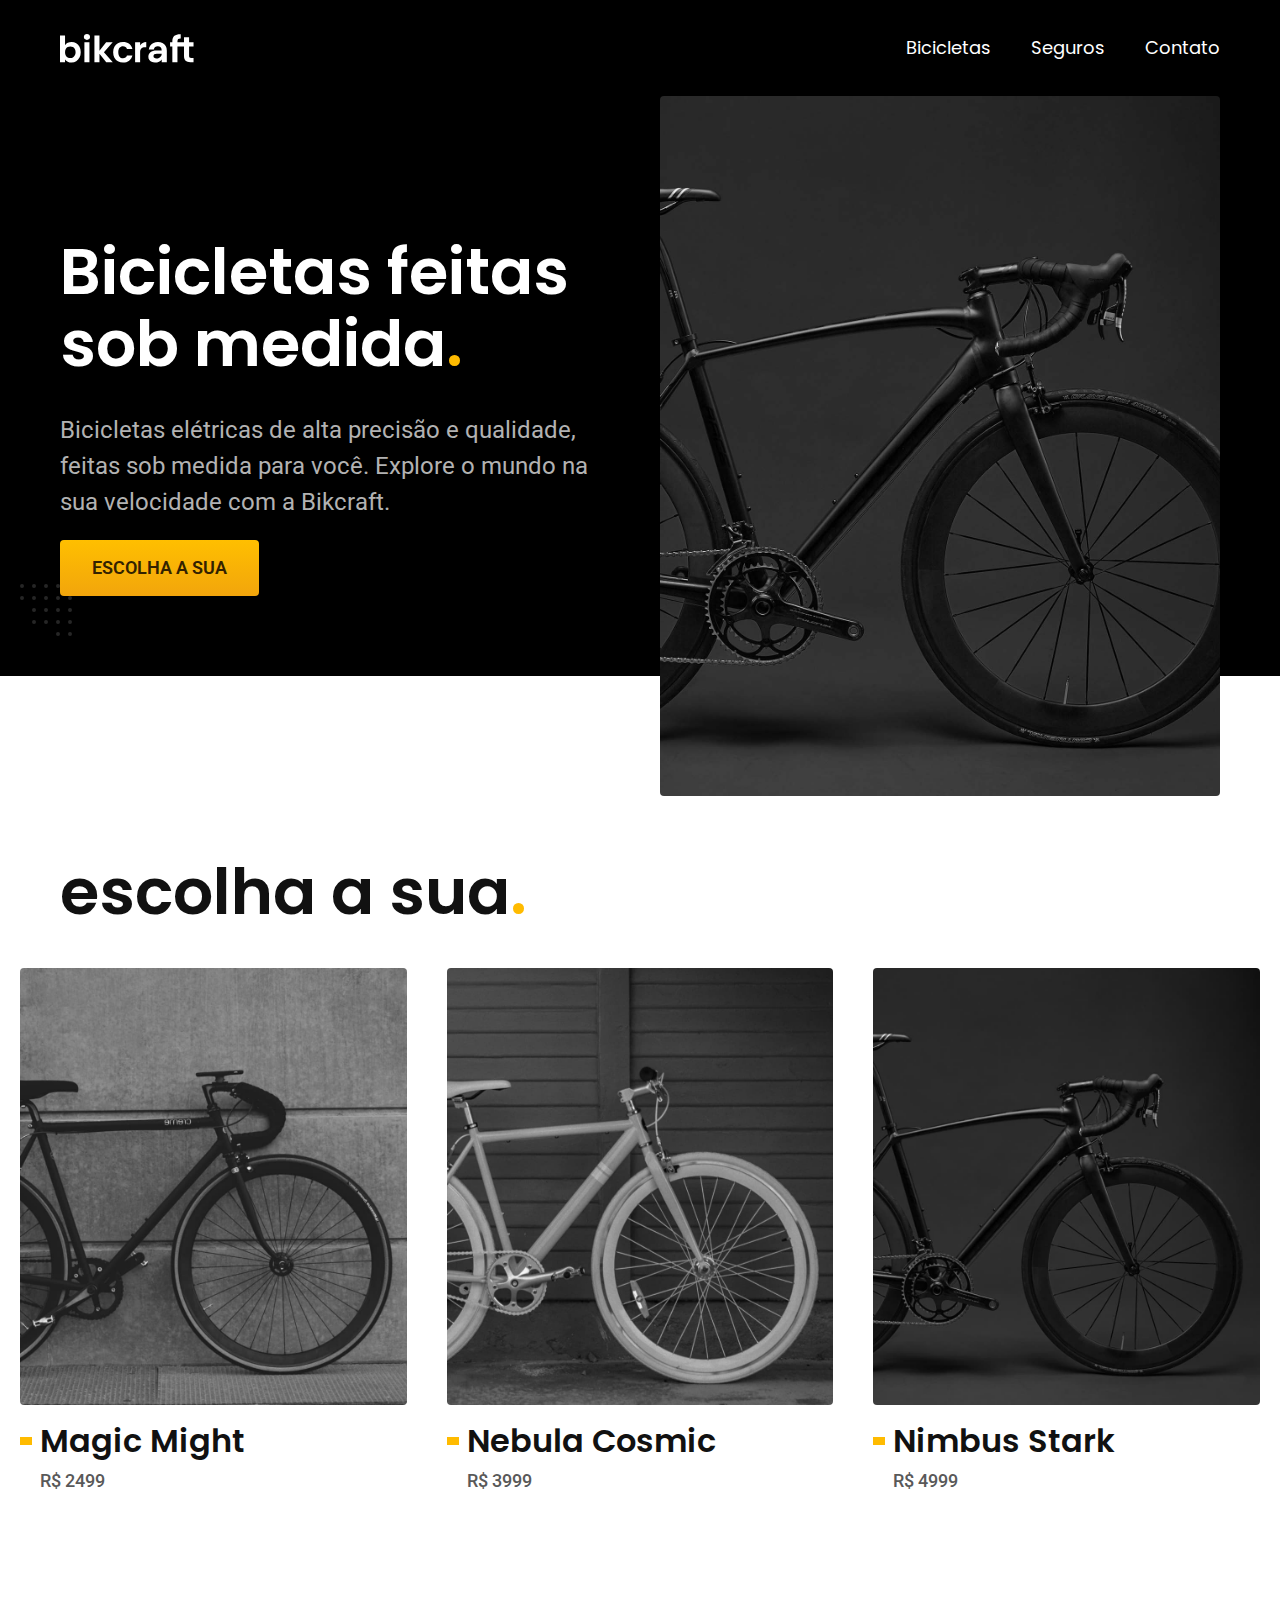
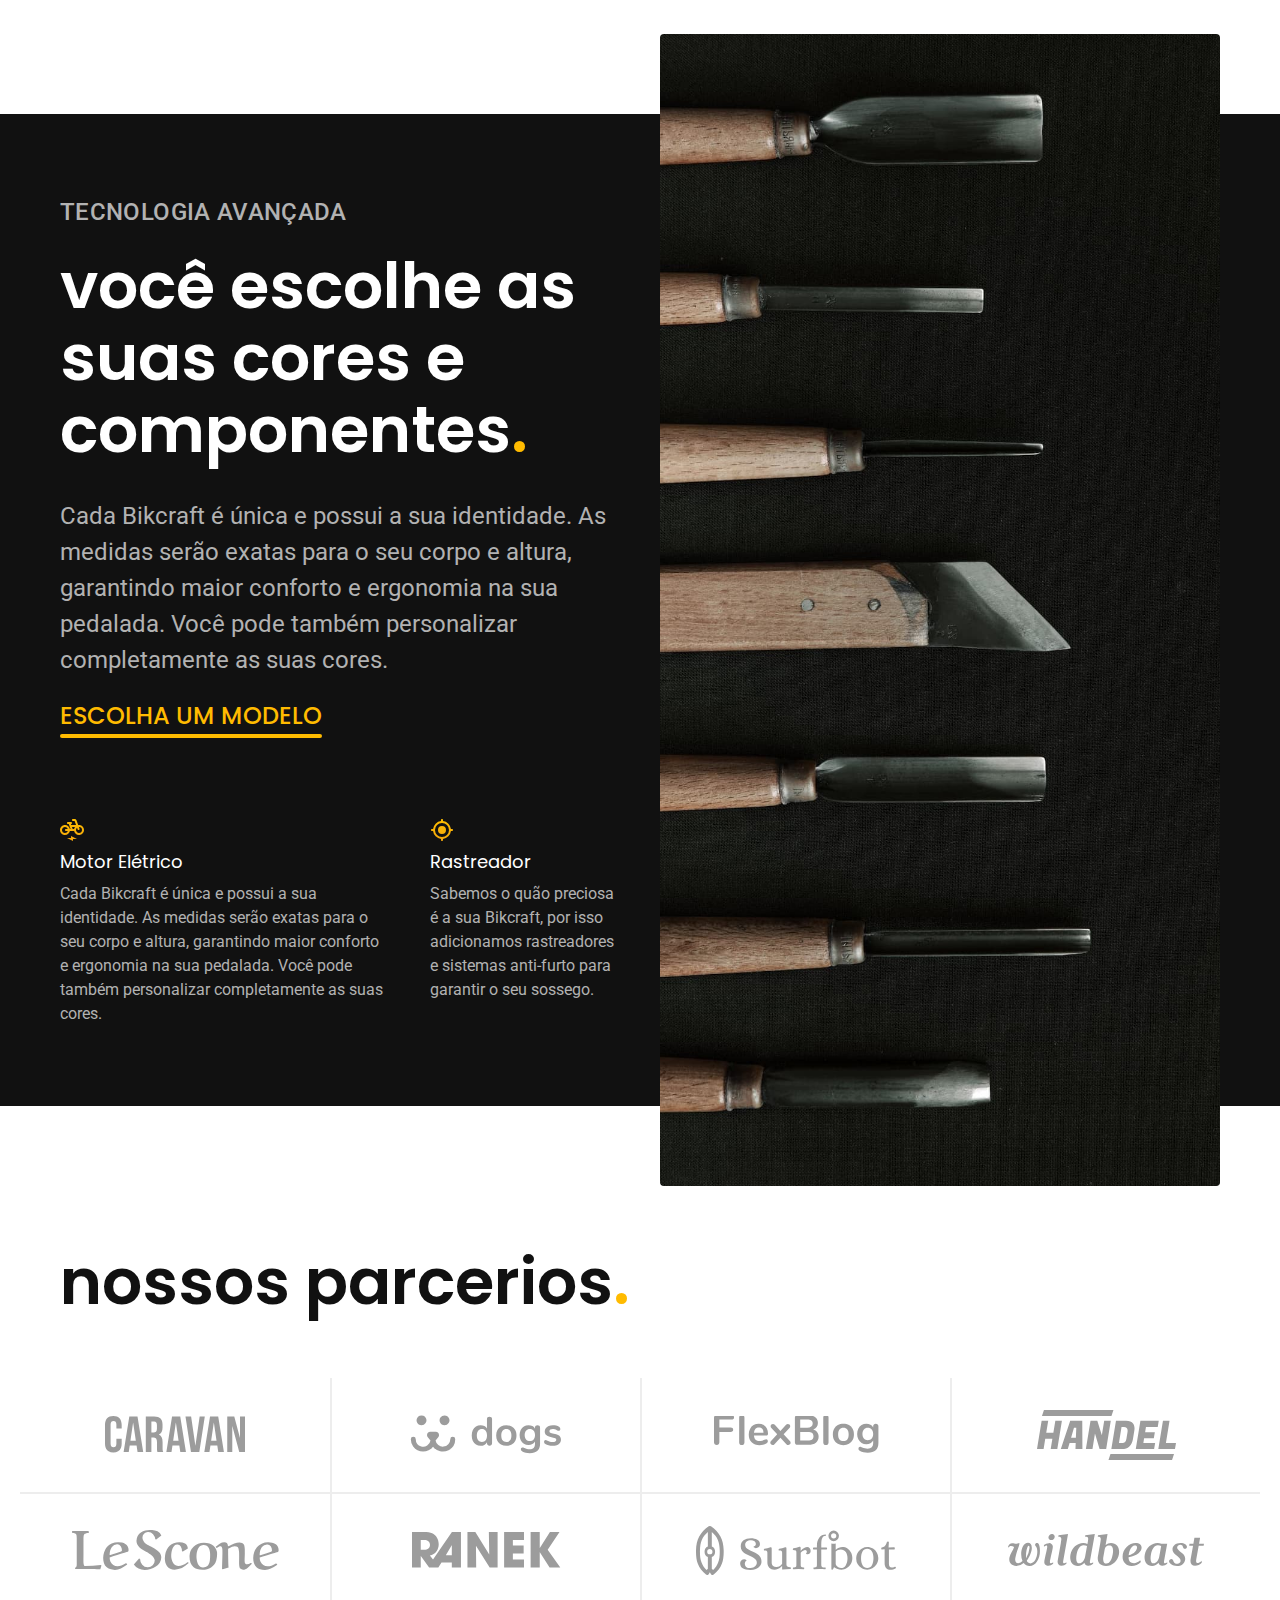
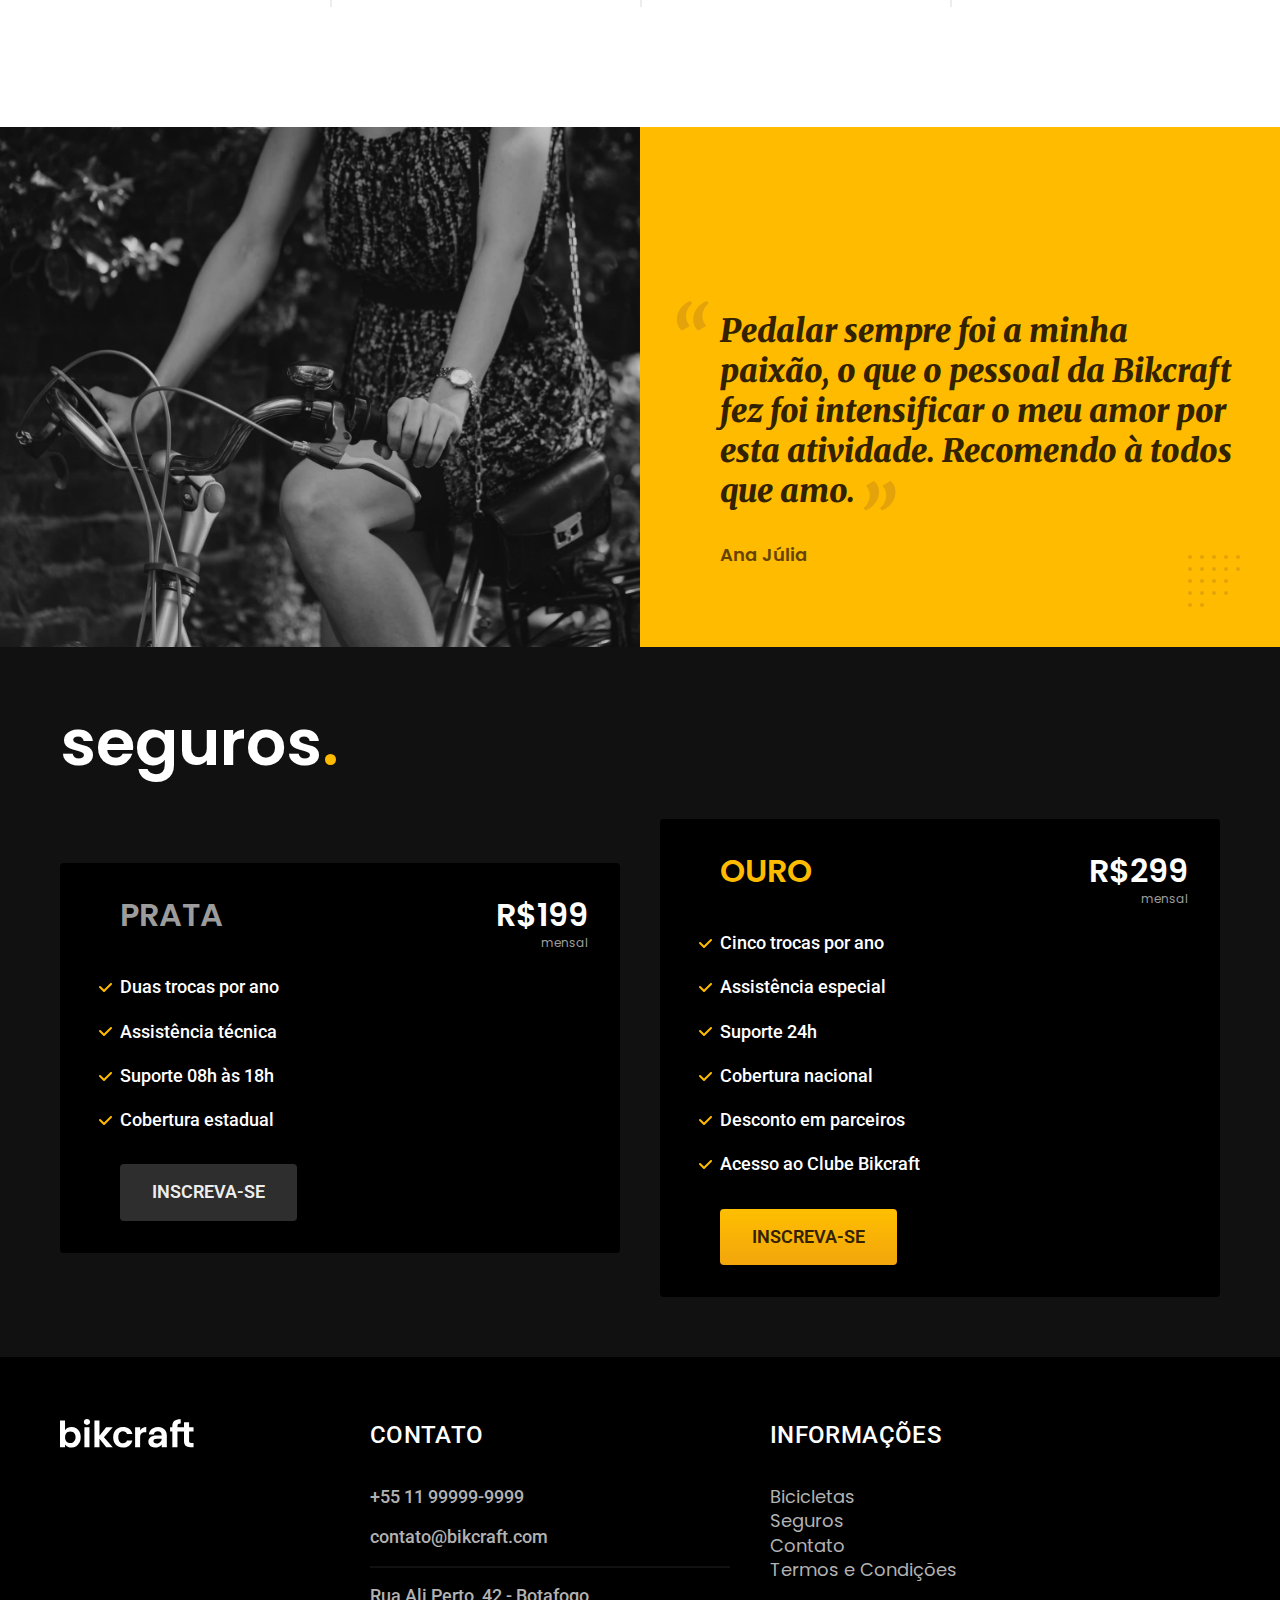
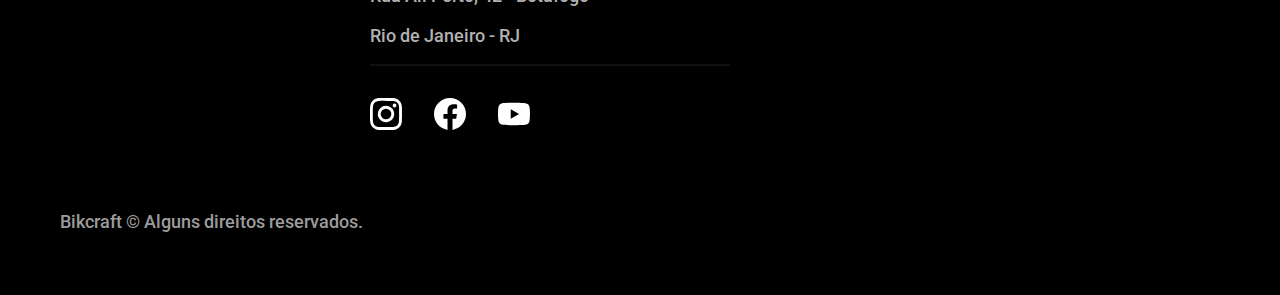
<file: index.html>
<!DOCTYPE html>
<html lang="pt-br">

<head>
    <meta charset="UTF-8">
    <meta name="viewport" content="width=device-width, initial-scale=1.0">

    <title>Bikcraft - Bicicletas Elétricas</title>
    <meta name="description"
        content="Bicicletas elétricas de alta precisão e qualidade, feitas sob medida para o cliente. Explore o mundo na sua velocidade com a Bikcraft.">


    <link rel="icon" href="./favicon.svg" type="image/svg+xml">
    <link rel="preload" href="./css/style.css" as="style">
    <link rel="stylesheet" href="./css/style.css">

    <link rel="preconnect" href="https://fonts.googleapis.com">
    <link rel="preconnect" href="https://fonts.gstatic.com" crossorigin>
    <link
        href="https://fonts.googleapis.com/css2?family=Merriweather:ital,wght@1,900&family=Poppins:wght@400;600&family=Roboto:wght@400;500&display=swap"
        rel="stylesheet">

    <script>document.documentElement.classList.add("js");</script>
</head>

<body>
    <header class="header-bg">
        <div class="header container">
            <a href="./">
                <img src="./img/bikcraft.svg" width="136" height="32" alt="Bickcraft" data-anime="100">
            </a>
            <nav aria-label="primaria">
                <ul class="header-menu font-1-m cor-0" data-anime="100">
                    <li><a href="./bicicletas.html">Bicicletas</a></li>
                    <li><a href="./seguros.html">Seguros</a></li>
                    <li><a href="./contato.html">Contato</a></li>
                </ul>
            </nav>
        </div>
    </header>

    <main class="introducao-bg">
        <div class="introducao container">
            <div class="introducao-conteudo">
                <h1 class="font-1-xxl cor-0 fadeInLeft" data-anime="200">Bicicletas feitas sob medida<span
                        class="cor-p1">.</span></h1>
                <p class="font-2-l cor-5 fadeInLeft" data-anime="400">Bicicletas elétricas de alta precisão e qualidade,
                    feitas sob medida para
                    você. Explore o mundo na sua velocidade com a Bikcraft.</p>
                <a class="btn fadeInLeft" href="./bicicletas.html" data-anime="600">Escolha a sua</a>
            </div>
            <picture class="fadeInRight" data-anime="400">
                <source media="(max-widht:600px)" srcset="./img/bicicletas/nimbus.jpg">
                <img src="./img/fotos/introducao.jpg" width="1280" height="1600" alt="Bicicleta elétrica preta.">
            </picture>
        </div>
    </main>

    <article class="bicicletas-lista">
        <h2 class="container font-1-xxl fadeInDown" data-anime="600">escolha a sua<span class="cor-p1">.</span></h2>
        <ul data-anime="600">
            <li>
                <a href="./bicicletas/magic.html">
                    <img src="./img/bicicletas/magic-home.jpg" width="920" height="1040"
                        alt="Bicicleta preta com detalhes branco.">
                    <h3 class="font-1-xl">Magic Might</h3>
                    <span class="font-2-m cor-8">R$ 2499</span>
                </a>
            </li>

            <li>
                <a href="./bicicletas/nebula.html">
                    <img src="./img/bicicletas/nebula-home.jpg" width="920" height="1040" alt="Bicicleta branca.">
                    <h3 class="font-1-xl">Nebula Cosmic</h3>
                    <span class="font-2-m cor-8">R$ 3999</span>
                </a>
            </li>

            <li>
                <a href="./bicicletas/nimbus.html">
                    <img src="./img/bicicletas/nimbus-home.jpg" width="920" height="1040" alt="Bicicleta preta.">
                    <h3 class="font-1-xl">Nimbus Stark</h3>
                    <span class="font-2-m cor-8">R$ 4999</span>
                </a>
            </li>
    </article>

    <article class="tecnologia-bg">
        <div class="tecnologia container">
            <div class="tecnologia-conteudo" data-anime="600">
                <span class="font-2-l-b cor-5">Tecnologia avançada</span>
                <h2 class="font-1-xxl cor-0">você escolhe as suas cores e componentes<span class="cor-p1">.</span></h2>
                <p class="font-2-l cor-5">Cada Bikcraft é única e possui a sua identidade. As medidas serão exatas para
                    o seu corpo e altura, garantindo maior conforto e ergonomia na sua pedalada. Você pode também
                    personalizar completamente as suas cores.</p>
                <a class="link" href="./bicicletas">Escolha um modelo</a>
                <div class="tecnologia-vantagens">
                    <div>
                        <img src="./img/icones/eletrica.svg" width="32" height="32" alt="">
                        <h3 class="font-1-m cor-0">Motor Elétrico</h3>
                        <p class="font-2-s cor-5">Cada Bikcraft é única e possui a sua identidade. As medidas serão
                            exatas para o seu corpo e altura, garantindo maior conforto e ergonomia na sua pedalada.
                            Você pode também personalizar completamente as suas cores.</p>
                    </div>

                    <div>
                        <img src="./img/icones/rastreador.svg" width="32" height="32" alt="">
                        <h3 class="font-1-m cor-0">Rastreador</h3>
                        <p class="font-2-s cor-5">Sabemos o quão preciosa é a sua Bikcraft, por isso adicionamos
                            rastreadores e sistemas anti-furto para garantir o seu sossego.</p>
                    </div>
                </div>
            </div>

            <div class="tecnologia-imagem">
                <img src="./img/fotos/tecnologia.jpg" width="1200" height="1920" alt="" data-anime="600">
            </div>
        </div>
    </article>

    <section class="parceiros" aria-label="Nossos Parceiros" data-anime="600">
        <h2 class="container font-1-xxl">nossos parcerios<span class="cor-p1">.</span></h2>

        <ul>
            <li><img src="./img/parceiros/caravan.svg" width="140" height="38" alt="caravan"></li>
            <li><img src="./img/parceiros/dogs.svg" width="152" height="39" alt="dogs"></li>
            <li><img src="./img/parceiros/flexblog.svg" width="165" height="38" alt="flexblog"></li>
            <li><img src="./img/parceiros/handel.svg" width="139" height="50" alt="handel"></li>
            <li><img src="./img/parceiros/lescone.svg" width="208" height="41" alt="lescone"></li>
            <li><img src="./img/parceiros/ranek.svg" width="149" height="36" alt="ranek"></li>
            <li><img src="./img/parceiros/surfbot.svg" width="200" height="49" alt="surfbot"></li>
            <li><img src="./img/parceiros/wildbeast.svg" width="196" height="34" alt="wildbeast"></li>
        </ul>
    </section>

    <section class="depoimento" aria-label="Depoimento">
        <div>
            <img class="fadeInLeft" src="./img/fotos/depoimento.jpg" width="1560" height="1360"
                alt="Pessoa pedalando uma bicicletas bikcraft" data-anime="600">
        </div>
        <div class="depoimento-conteudo fadeInRight" data-anime="600">
            <blockquote class="font-1-xl cor-p5">
                <p>Pedalar sempre foi a minha paixão, o que o pessoal da Bikcraft fez foi intensificar o meu amor por
                    esta atividade. Recomendo à todos que amo.</p>
            </blockquote>
            <span class="font-1-m-b cor-p4">Ana Júlia</span>
        </div>
    </section>

    <article class="seguros-bg">
        <div class="seguros container">
            <h2 class="font-1-xxl cor-0 fadeInUp" data-anime="600">seguros<span class="cor-p1">.</span></h2>

            <div class="seguros-item fadeInLeft" data-anime="600">
                <h3 class="font-1-xl cor-6">PRATA</h3>
                <span class="font-1-xl cor-0">R$199 <span class="font-1-xs cor-6">mensal</span></span>
                <ul class="font-2-m cor-0">
                    <li>Duas trocas por ano</li>
                    <li>Assistência técnica</li>
                    <li>Suporte 08h às 18h</li>
                    <li>Cobertura estadual</li>
                </ul>
                <a class="btn secundario" href="./orcamento.html">Inscreva-se</a>
            </div>

            <div class="seguros-item fadeInRight" data-anime="600">
                <h3 class="font-1-xl cor-p1">OURO</h3>
                <span class="font-1-xl cor-0">R$299 <span class="font-1-xs cor-6">mensal</span></span>
                <ul class="font-2-m cor-0">
                    <li>Cinco trocas por ano</li>
                    <li>Assistência especial</li>
                    <li>Suporte 24h</li>
                    <li>Cobertura nacional</li>
                    <li>Desconto em parceiros</li>
                    <li>Acesso ao Clube Bikcraft</li>
                </ul>
                <a class="btn" href="./orcamento.html">Inscreva-se</a>
            </div>
        </div>
    </article>

    <footer class="footer-bg">
        <div class="footer container" data-anime="300">
            <img src="./img/bikcraft.svg" width="136" height="32" alt="Bikcraft">
            <div class="footer-contato">
                <h3 class="font-2-l-b cor-0">Contato</h3>
                <ul class="font-2-m cor-5">
                    <li><a href="tel:+5511999999999">+55 11 99999-9999</a></li>
                    <li><a href="mailto:contato@bikcraft.com">contato@bikcraft.com</a></li>
                    <li>Rua Ali Perto, 42 - Botafogo</li>
                    <li>Rio de Janeiro - RJ</li>
                </ul>
                <div class="footer-redes">
                    <a href="./">
                        <img src="./img/redes/instagram.svg" width="32" height="32" alt="Instagram">
                    </a>
                    <a href="./">
                        <img src="./img/redes/facebook.svg" width="32" height="32" alt="Facebook">
                    </a>
                    <a href="./">
                        <img src="./img/redes/youtube.svg" width="32" height="32" alt="Youtube">
                    </a>
                </div>
            </div>
            <div class="footer-informacoes">
                <h3 class="font-2-l-b cor-0">Informações</h3>
                <nav>
                    <ul class="font-1-m cor-5">
                        <li><a href="./bicicletas.html">Bicicletas</a></li>
                        <li><a href="./seguros.html">Seguros</a></li>
                        <li><a href="./contato.html">Contato</a></li>
                        <li><a href="./termos.html">Termos e Condições</a></li>
                    </ul>
                </nav>
            </div>
            <p class="footer-copy font-2-m cor-6">Bikcraft © Alguns direitos reservados.</p>
        </div>
    </footer>

    <script src="./js/plugins/simple-anime.js"></script>
    <script src="./js/script.js"></script>
</body>

</html>
</file>
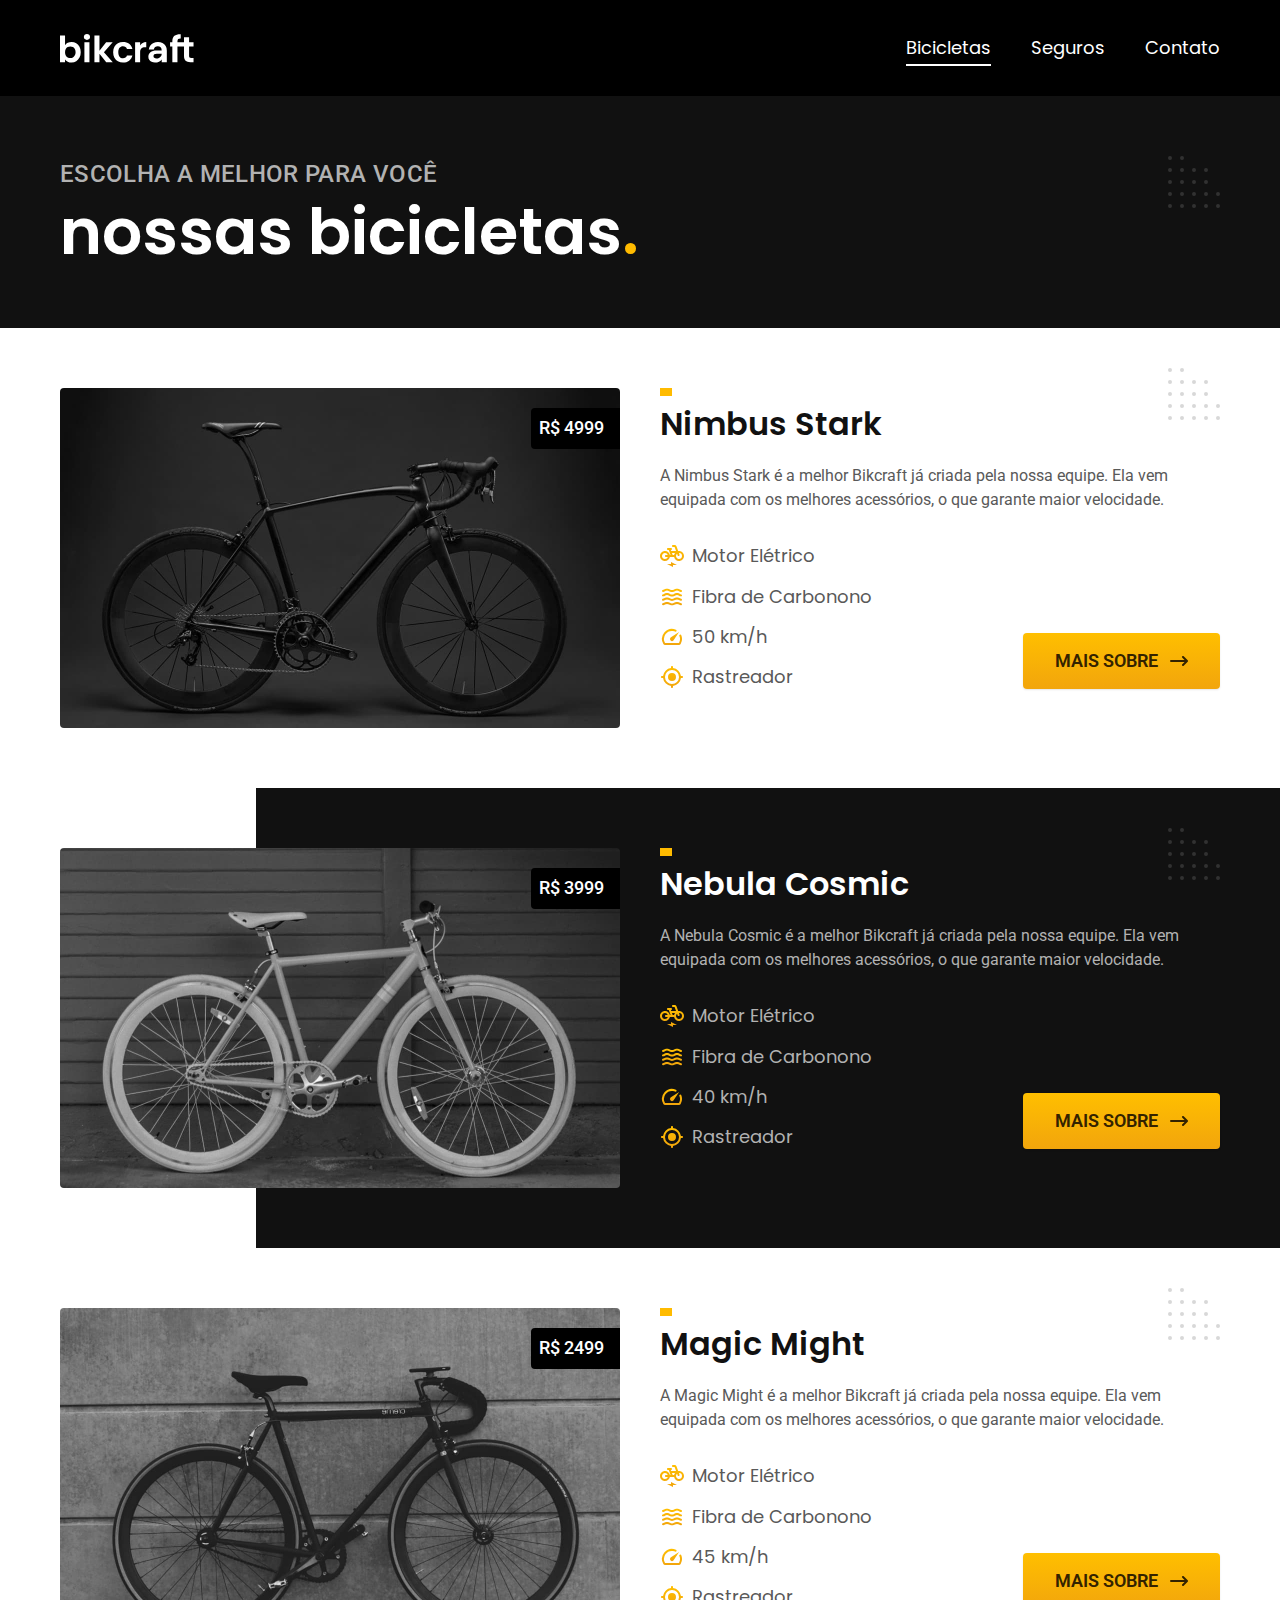
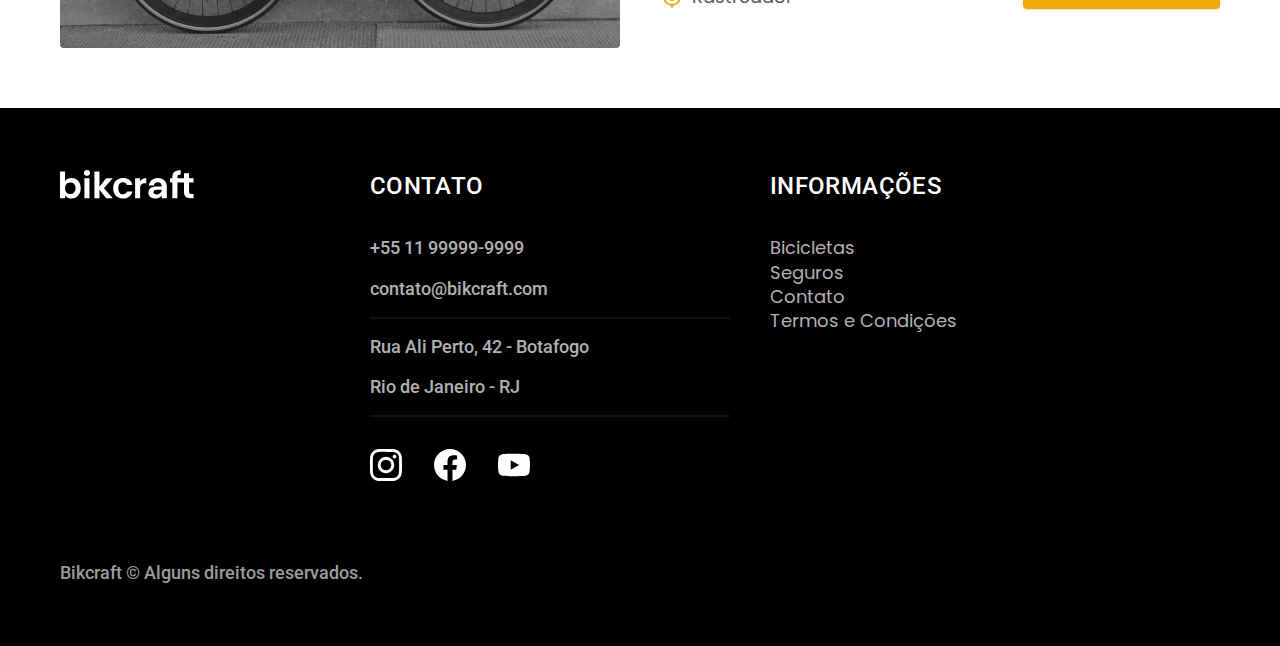
<file: bicicletas.html>
<!DOCTYPE html>
<html lang="pt-br">

<head>
    <meta charset="UTF-8">
    <meta name="viewport" content="width=device-width, initial-scale=1.0">

    <title>Bicicletas | Bikcraft - Bicicletas Elétricas</title>
    <meta name="description" content="Bicicletas">

    <link rel="icon" href="./favicon.svg" type="image/svg+xml">
    <link rel="preload" href="./css/style.css" as="style">
    <link rel="stylesheet" href="./css/style.css">

    <link rel="preconnect" href="https://fonts.googleapis.com">
    <link rel="preconnect" href="https://fonts.gstatic.com" crossorigin>
    <link
        href="https://fonts.googleapis.com/css2?family=Merriweather:ital,wght@1,900&family=Poppins:wght@400;600&family=Roboto:wght@400;500&display=swap"
        rel="stylesheet">
    <script>document.documentElement.classList.add("js");</script>
</head>

<body id="bicicletas">
    <header class="header-bg">
        <div class="header container">
            <a href="./">
                <img src="./img/bikcraft.svg" alt="Bickcraft">
            </a>
            <nav aria-label="primaria">
                <ul class="header-menu font-1-m cor-0">
                    <li><a href="./bicicletas.html">Bicicletas</a></li>
                    <li><a href="./seguros.html">Seguros</a></li>
                    <li><a href="./contato.html">Contato</a></li>
                </ul>
            </nav>
        </div>
    </header>

    <main>
        <div class="titulo-bg">
            <div class="titulo container">
                <p class="font-2-l-b cor-5 fadeInDown" data-anime="200">Escolha a melhor para você</p>
                <h1 class="font-1-xxl cor-0 fadeInDown" data-anime="200">nossas bicicletas<span class="cor-p1">.</span>
                </h1>
            </div>
        </div>

        <div>
            <div class="bicicletas container">
                <div class="bicicletas-imagem fadeInRight" data-anime="300">
                    <img src="./img/bicicletas/nimbus.jpg" alt="Bicicleta preta">
                    <span class="font-2-m cor-0">R$ 4999</span>
                </div>
                <div class="bicicletas-conteudo fadeInLeft" data-anime="300">
                    <h2 class="font-1-xl">Nimbus Stark</h2>
                    <p class="font-2-s cor-8">A Nimbus Stark é a melhor Bikcraft já criada pela nossa equipe. Ela vem
                        equipada com os melhores acessórios, o que garante maior velocidade.</p>
                    <ul class="font-1-m cor-8">
                        <li>
                            <img src="./img/icones/eletrica.svg" alt="">
                            Motor Elétrico
                        </li>
                        <li>
                            <img src="./img/icones/carbono.svg" alt="">
                            Fibra de Carbonono
                        </li>
                        <li>
                            <img src="./img/icones/velocidade.svg" alt="">
                            50 km/h
                        </li>
                        <li>
                            <img src="./img/icones/rastreador.svg" alt="">
                            Rastreador
                        </li>
                    </ul>
                    <a class="btn seta" data-anime="400" href="./bicicletas/nimbus.html">Mais Sobre</a>
                </div>
            </div>
        </div>

        <div class="bicicletas-bg">
            <div>
                <div class="bicicletas container">
                    <div class="bicicletas-imagem fadeInLeft" data-anime="300">
                        <img src="./img/bicicletas/nebula.jpg" alt="Bicicleta preta">
                        <span class="font-2-m cor-0">R$ 3999</span>
                    </div>
                    <div class="bicicletas-conteudo fadeInRight" data-anime="300">
                        <h2 class="font-1-xl cor-0">Nebula Cosmic</h2>
                        <p class="font-2-s cor-5">A Nebula Cosmic é a melhor Bikcraft já criada pela nossa equipe. Ela
                            vem
                            equipada com os melhores acessórios, o que garante maior velocidade.</p>
                        <ul class="font-1-m cor-5">
                            <li>
                                <img src="./img/icones/eletrica.svg" alt="">
                                Motor Elétrico
                            </li>
                            <li>
                                <img src="./img/icones/carbono.svg" alt="">
                                Fibra de Carbonono
                            </li>
                            <li>
                                <img src="./img/icones/velocidade.svg" alt="">
                                40 km/h
                            </li>
                            <li>
                                <img src="./img/icones/rastreador.svg" alt="">
                                Rastreador
                            </li>
                        </ul>
                        <a class="btn seta" href="./bicicletas/nebula.html">Mais Sobre</a>
                    </div>
                </div>
            </div>
        </div>

        <div class="bicicletas container">
            <div class="bicicletas-imagem fadeInRight" data-anime="300">
                <img src="./img/bicicletas/magic.jpg" alt="Bicicleta preta">
                <span class="font-2-m cor-0">R$ 2499</span>
            </div>
            <div class="bicicletas-conteudo fadeInLeft" data-anime="300">
                <h2 class="font-1-xl">Magic Might</h2>
                <p class="font-2-s cor-8">A Magic Might é a melhor Bikcraft já criada pela nossa equipe. Ela vem
                    equipada com os melhores acessórios, o que garante maior velocidade.</p>
                <ul class="font-1-m cor-8">
                    <li>
                        <img src="./img/icones/eletrica.svg" alt="">
                        Motor Elétrico
                    </li>
                    <li>
                        <img src="./img/icones/carbono.svg" alt="">
                        Fibra de Carbonono
                    </li>
                    <li>
                        <img src="./img/icones/velocidade.svg" alt="">
                        45 km/h
                    </li>
                    <li>
                        <img src="./img/icones/rastreador.svg" alt="">
                        Rastreador
                    </li>
                </ul>
                <a class="btn seta" href="./bicicletas/magic.html">Mais Sobre</a>
            </div>
        </div>



    </main>

    <footer class="footer-bg">
        <div class="footer container" data-anime="300">
            <img src="./img/bikcraft.svg" alt="Bikcraft">
            <div class="footer-contato">
                <h3 class="font-2-l-b cor-0">Contato</h3>
                <ul class="font-2-m cor-5">
                    <li><a href="tel:+5511999999999">+55 11 99999-9999</a></li>
                    <li><a href="mailto:contato@bikcraft.com">contato@bikcraft.com</a></li>
                    <li>Rua Ali Perto, 42 - Botafogo</li>
                    <li>Rio de Janeiro - RJ</li>
                </ul>
                <div class="footer-redes">
                    <a href="./">
                        <img src="./img/redes/instagram.svg" alt="Instagram">
                    </a>
                    <a href="./">
                        <img src="./img/redes/facebook.svg" alt="Facebook">
                    </a>
                    <a href="./">
                        <img src="./img/redes/youtube.svg" alt="Youtube">
                    </a>
                </div>
            </div>
            <div class="footer-informacoes">
                <h3 class="font-2-l-b cor-0">Informações</h3>
                <nav>
                    <ul class="font-1-m cor-5">
                        <li><a href="./bicicletas.html">Bicicletas</a></li>
                        <li><a href="./seguros.html">Seguros</a></li>
                        <li><a href="./contato.html">Contato</a></li>
                        <li><a href="./termos.html">Termos e Condições</a></li>
                    </ul>
                </nav>
            </div>
            <p class="footer-copy font-2-m cor-6">Bikcraft © Alguns direitos reservados.</p>
        </div>
    </footer>

    <script src="./js/plugins/simple-anime.js"></script>
    <script src="./js/script.js"></script>
</body>

</html>
</file>
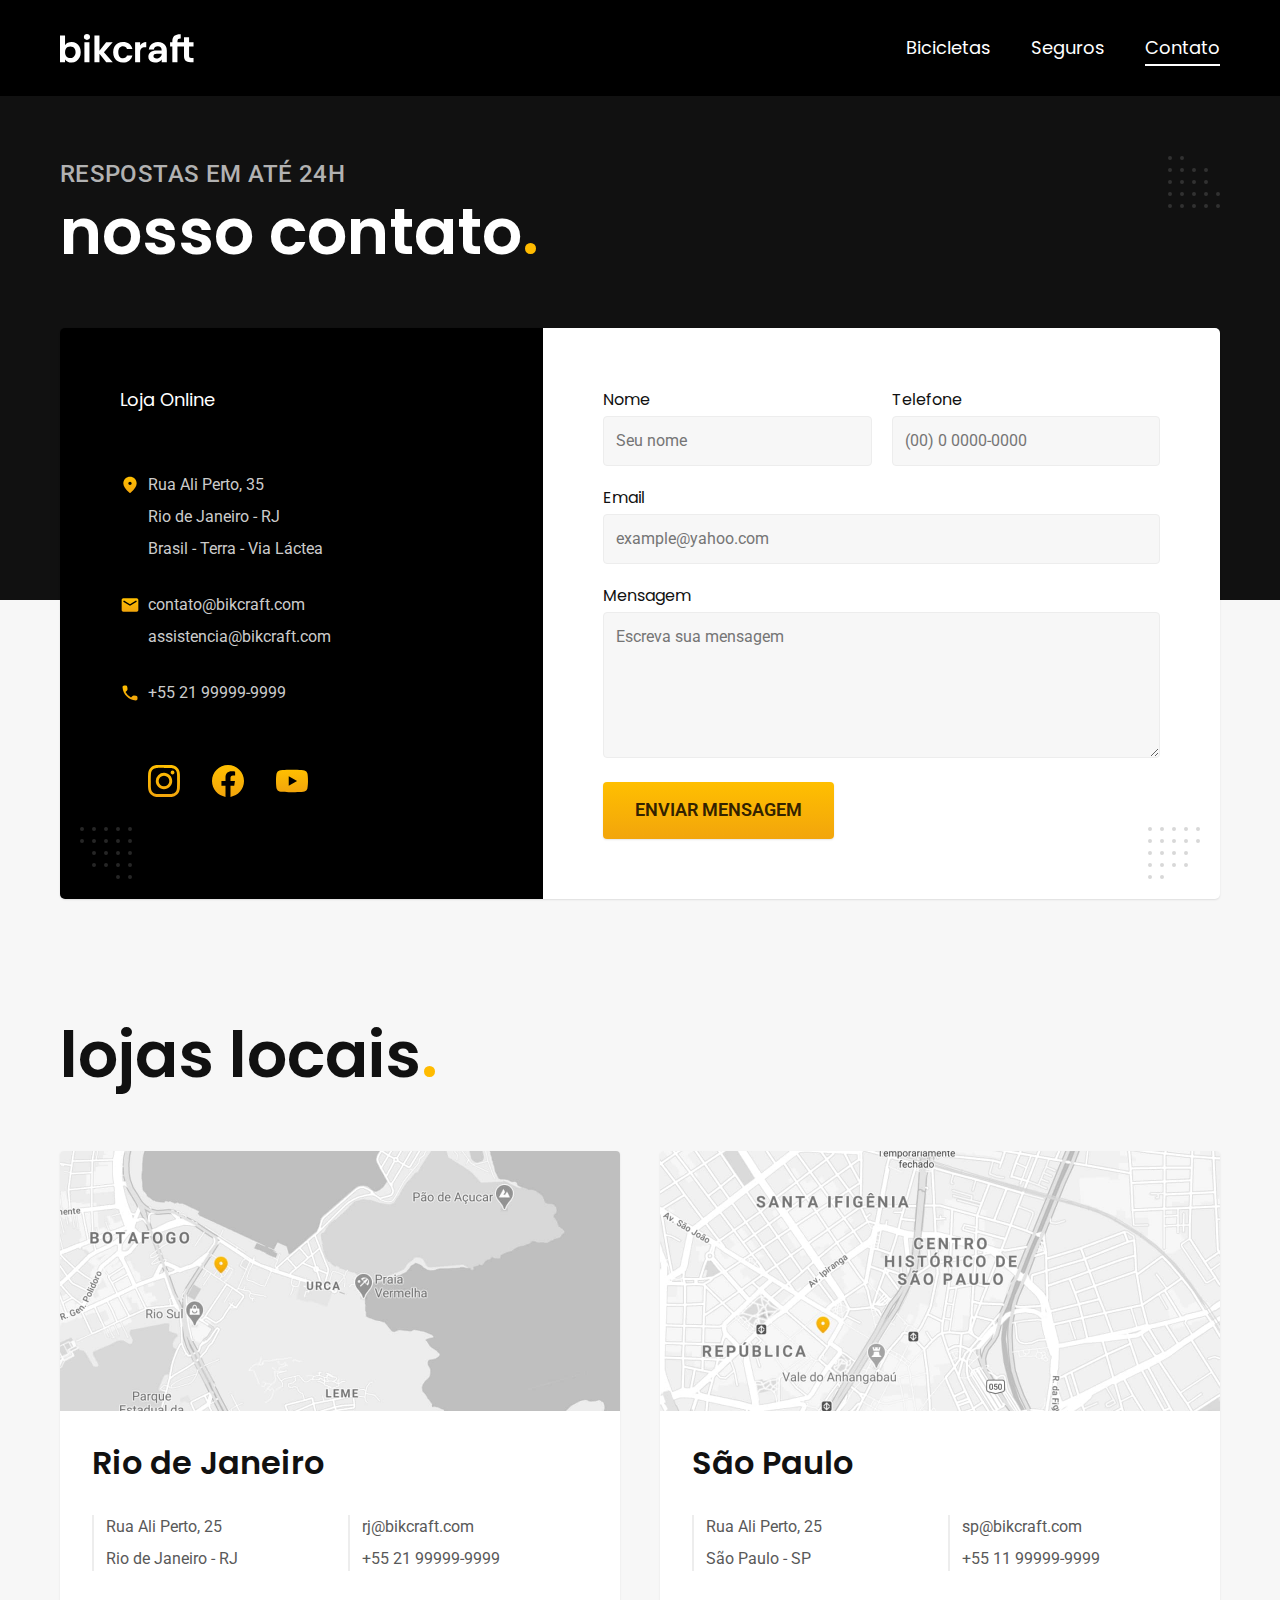
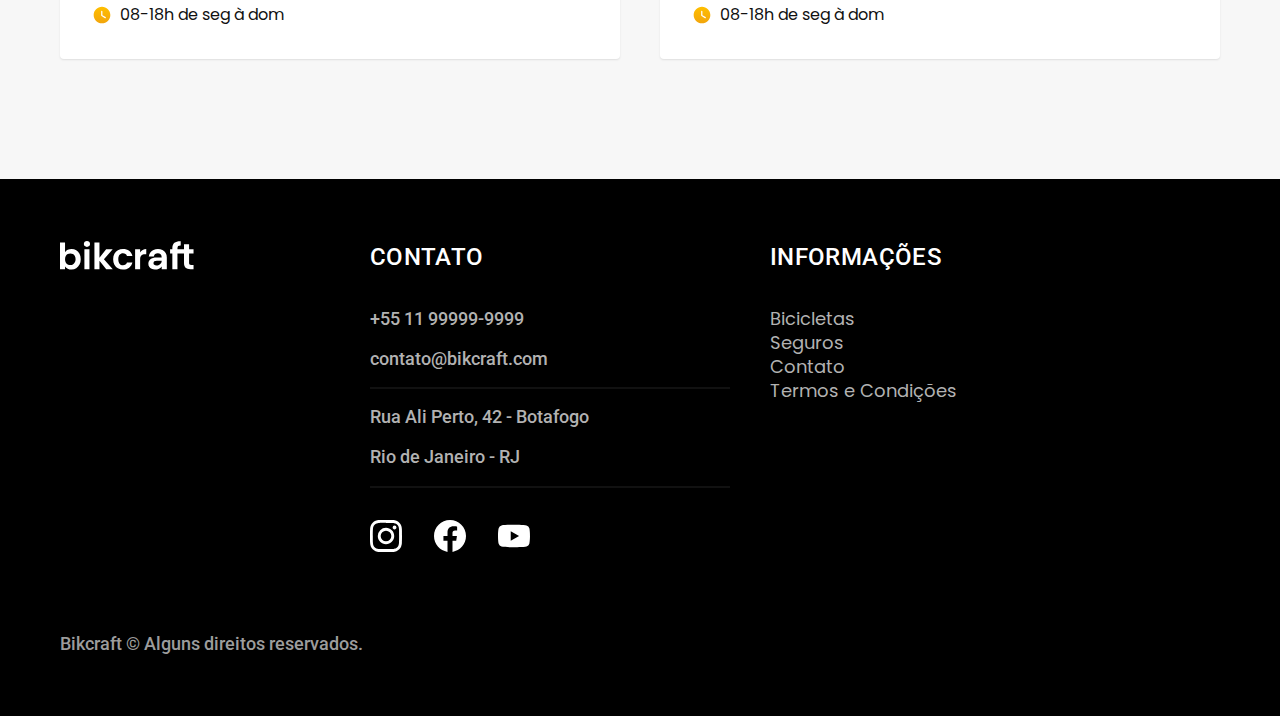
<file: contato.html>
<!DOCTYPE html>
<html lang="pt-br">

<head>
    <meta charset="UTF-8">
    <meta name="viewport" content="width=device-width, initial-scale=1.0">

    <title>Contato | Bikcraft - Bicicletas Elétricas</title>
    <meta name="description" content="Contato.">

    <link rel="icon" href="./favicon.svg" type="image/svg+xml">
    <link rel="preload" href="./css/style.css" as="style">
    <link rel="stylesheet" href="./css/style.css">

    <link rel="preconnect" href="https://fonts.googleapis.com">
    <link rel="preconnect" href="https://fonts.gstatic.com" crossorigin>
    <link
        href="https://fonts.googleapis.com/css2?family=Merriweather:ital,wght@1,900&family=Poppins:wght@400;600&family=Roboto:wght@400;500&display=swap"
        rel="stylesheet">
    <script>document.documentElement.classList.add("js");</script>
</head>

<body id="contato">
    <header class="header-bg">
        <div class="header container">
            <a href="./">
                <img src="./img/bikcraft.svg" alt="Bickcraft">
            </a>
            <nav aria-label="primaria">
                <ul class="header-menu font-1-m cor-0">
                    <li><a href="./bicicletas.html">Bicicletas</a></li>
                    <li><a href="./seguros.html">Seguros</a></li>
                    <li><a href="./contato.html">Contato</a></li>
                </ul>
            </nav>
        </div>
    </header>

    <main>
        <div class="titulo-bg">
            <div class="titulo container">
                <p class="font-2-l-b cor-5 fadeInDown" data-anime="100">Respostas em até 24h</p>
                <h1 class="font-1-xxl cor-0 fadeInDown" data-anime="100">nosso contato<span class="cor-p1">.</span></h1>
            </div>
        </div>

        <div class="contato container">
            <section class="contato-dados" aria-label="Endereço">
                <h2 class="font-1-m cor-0">Loja Online</h2>
                <div class="contato-endereco font-2-s cor-4">
                    <p>Rua Ali Perto, 35</p>
                    <p>Rio de Janeiro - RJ</p>
                    <p>Brasil - Terra - Via Láctea</p>
                </div>
                <address class="contato-meios font-2-s cor-4">
                    <a href="mailto:contato@bikcraft.com">contato@bikcraft.com</a>
                    <a href="mailto:assistencia@bikcraft.com">assistencia@bikcraft.com</a>
                    <a href="tel:+5521999999999">+55 21 99999-9999</a>
                </address>
                <div class="contato-redes">
                    <a href="./">
                        <img src="./img/redes/instagram-p.svg" alt="Instagram">
                    </a>
                    <a href="./">
                        <img src="./img/redes/facebook-p.svg" alt="Facebook">
                    </a>
                    <a href="./">
                        <img src="./img/redes/youtube-p.svg" alt="Youtube">
                    </a>
                </div>
            </section>
            <section class="contato-formulario" aria-label="Formulário">
                <form class="form" action="./contato.html">
                    <div>
                        <label for="nome">Nome</label>
                        <input type="text" id="nome" name="nome" placeholder="Seu nome" required>
                    </div>
                    <div>
                        <label for="telefone">Telefone</label>
                        <input type="text" id="telefone" name="telefone" placeholder="(00) 0 0000-0000" required>
                    </div>
                    <div class="col-2">
                        <label for="email">Email</label>
                        <input type="email" id="email" name="email" placeholder="example@yahoo.com" required>
                    </div>
                    <div class="col-2">
                        <label for="mensagem">Mensagem</label>
                        <textarea rows="5" id="mensagem" name="telefone" placeholder="Escreva sua mensagem"></textarea>
                    </div>
                    <button class=".col-2 btn">Enviar Mensagem</button>
                </form>
            </section>
        </div>

    </main>

    <article class="lojas container">
        <h2 class="font-1-xxl fadeInDown" data-anime="200">lojas locais<span class="cor-p1">.</span></h2>
        <div class="lojas-item fadeInLeft" data-anime="300">
            <img src="./img/lojas/rj.jpg" alt="mapa marcando o Endereço em Rua Ali Perto, 25 - Rio de Janeiro - RJ">
            <div class="lojas-conteudo">
                <h3 class="font-1-xl">Rio de Janeiro</h3>
                <div class="lojas-dados font-2-s cor-8">
                    <p>Rua Ali Perto, 25</p>
                    <p>Rio de Janeiro - RJ</p>
                </div>
                <div class="lojas-dados font-2-s cor-8">
                    <a href="mailto:rj@bikcraft.com">rj@bikcraft.com</a>
                    <a href="tel:+5521999999999">+55 21 99999-9999</a>
                </div>
                <p class="lojas-tempo font-1-s"><img src="./img/icones/horario.svg" alt="">08-18h de seg à dom
                </p>
            </div>
        </div>

        <div class="lojas-item fadeInRight" data-anime="300">
            <img src="./img/lojas/sp.jpg" alt="mapa marcando o Endereço em Rua Ali Perto, 25 - São Paulo - SP">
            <div class="lojas-conteudo">
                <h3 class="font-1-xl">São Paulo</h3>
                <div class="lojas-dados font-2-s cor-8">
                    <p>Rua Ali Perto, 25</p>
                    <p>São Paulo - SP</p>
                </div>
                <div class="lojas-dados font-2-s cor-8">
                    <a href="mailto:sp@bikcraft.com">sp@bikcraft.com</a>
                    <a href="tel:+5511999999999">+55 11 99999-9999</a>
                </div>
                <p class="lojas-tempo font-1-s"><img src="./img/icones/horario.svg" alt="">08-18h de seg à dom</p>
            </div>
        </div>
    </article>

    <footer class="footer-bg">
        <div class="footer container" data-anime="300">
            <img src="./img/bikcraft.svg" alt="Bikcraft">
            <div class="footer-contato">
                <h3 class="font-2-l-b cor-0">Contato</h3>
                <ul class="font-2-m cor-5">
                    <li><a href="tel:+5511999999999">+55 11 99999-9999</a></li>
                    <li><a href="mailto:contato@bikcraft.com">contato@bikcraft.com</a></li>
                    <li>Rua Ali Perto, 42 - Botafogo</li>
                    <li>Rio de Janeiro - RJ</li>
                </ul>
                <div class="footer-redes">
                    <a href="./">
                        <img src="./img/redes/instagram.svg" alt="Instagram">
                    </a>
                    <a href="./">
                        <img src="./img/redes/facebook.svg" alt="Facebook">
                    </a>
                    <a href="./">
                        <img src="./img/redes/youtube.svg" alt="Youtube">
                    </a>
                </div>
            </div>
            <div class="footer-informacoes">
                <h3 class="font-2-l-b cor-0">Informações</h3>
                <nav>
                    <ul class="font-1-m cor-5">
                        <li><a href="./bicicletas.html">Bicicletas</a></li>
                        <li><a href="./seguros.html">Seguros</a></li>
                        <li><a href="./contato.html">Contato</a></li>
                        <li><a href="./termos.html">Termos e Condições</a></li>
                    </ul>
                </nav>
            </div>
            <p class="footer-copy font-2-m cor-6">Bikcraft © Alguns direitos reservados.</p>
        </div>
    </footer>

    <script src="./js/plugins/simple-anime.js"></script>
    <script src="./js/script.js"></script>
</body>

</html>
</file>
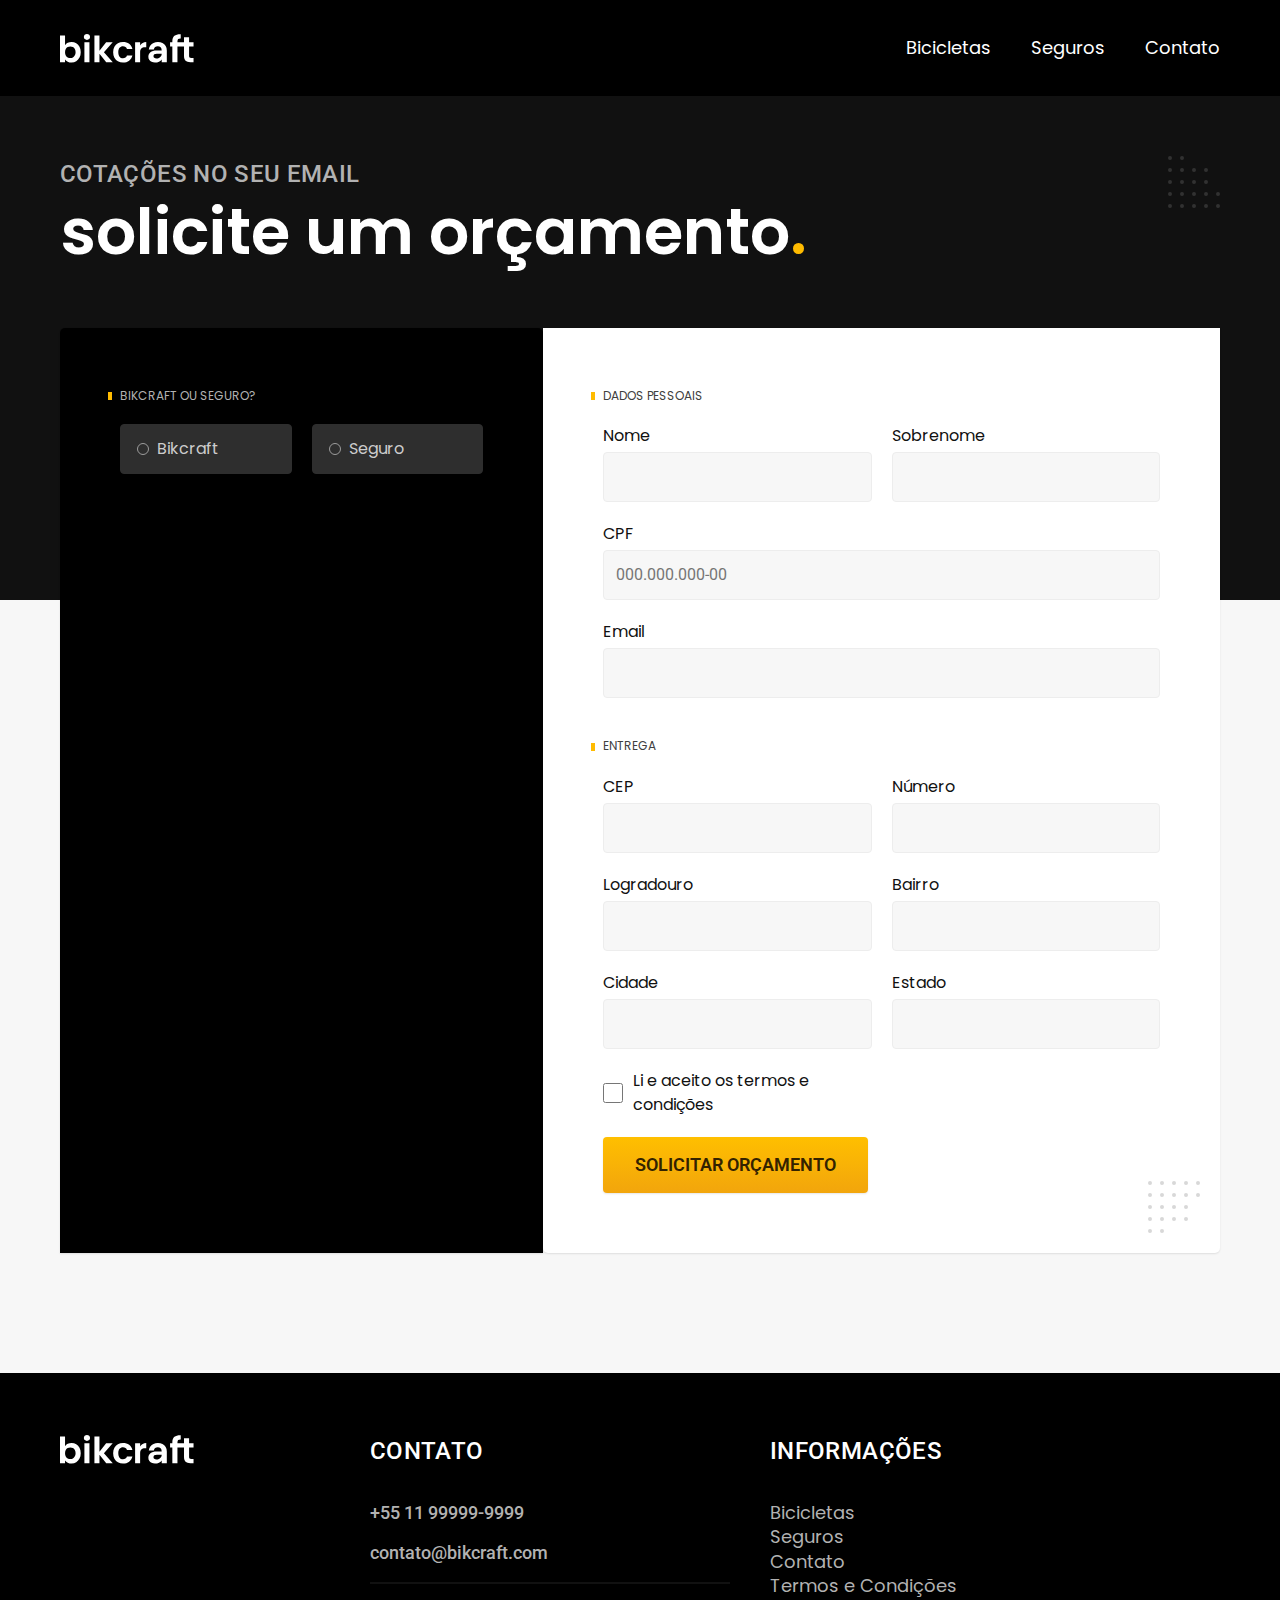
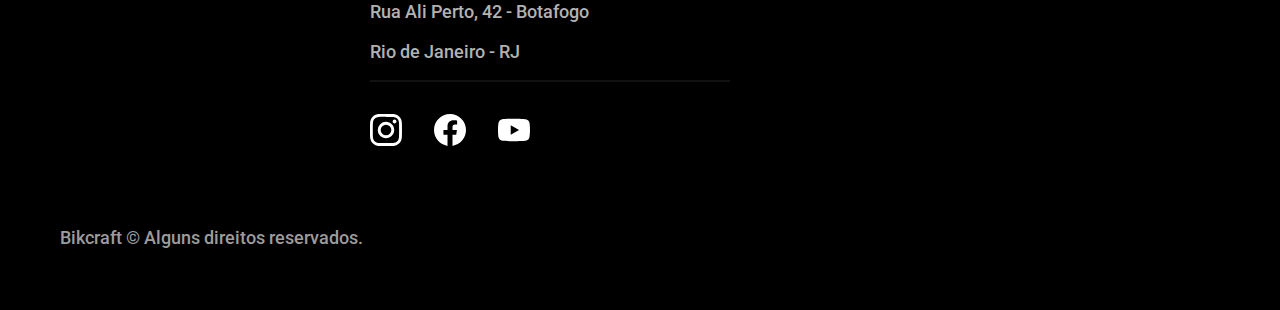
<file: orcamento.html>
<!DOCTYPE html>
<html lang="pt-br">

<head>
    <meta charset="UTF-8">
    <meta name="viewport" content="width=device-width, initial-scale=1.0">

    <title>Orçamento | Bikcraft - Bicicletas Elétricas</title>
    <meta name="description" content="Orçamento.">

    <link rel="icon" href="./favicon.svg" type="image/svg+xml">
    <link rel="preload" href="./css/style.css" as="style">
    <link rel="stylesheet" href="./css/style.css">

    <link rel="preconnect" href="https://fonts.googleapis.com">
    <link rel="preconnect" href="https://fonts.gstatic.com" crossorigin>
    <link
        href="https://fonts.googleapis.com/css2?family=Merriweather:ital,wght@1,900&family=Poppins:wght@400;600&family=Roboto:wght@400;500&display=swap"
        rel="stylesheet">
    <script>document.documentElement.classList.add("js");</script>
</head>

<body id="orcamento">
    <header class="header-bg">
        <div class="header container">
            <a href="./">
                <img src="./img/bikcraft.svg" alt="Bickcraft">
            </a>
            <nav aria-label="primaria">
                <ul class="header-menu font-1-m cor-0">
                    <li><a href="./bicicletas.html">Bicicletas</a></li>
                    <li><a href="./seguros.html">Seguros</a></li>
                    <li><a href="./contato.html">Contato</a></li>
                </ul>
            </nav>
        </div>
    </header>

    <main>
        <div class="titulo-bg">
            <div class="titulo container fadeInLeft" data-anime="300">
                <p class="font-2-l-b cor-5">Cotações no seu email</p>
                <h1 class="font-1-xxl cor-0">solicite um orçamento<span class="cor-p1">.</span></h1>
            </div>
        </div>

        <form class="orcamento container" action="./">
            <div class="orcamento-produto">
                <h2 class="font-1-xs cor-5">Bikcraft ou Seguro?</h2>

                <input type="radio" name="tipo" value="bikcraft" id="bikcraft">
                <label for="bikcraft">Bikcraft</label>

                <input type="radio" name="tipo" value="seguro" id="seguro">
                <label for="seguro">Seguro</label>

                <div class="orcamento-conteudo" id="orcamento-bikcraft">
                    <h2 class="font-1-xs cor-5">Escolha a sua</h2>

                    <input type="radio" name="produto" value="nimbus" id="nimbus">
                    <label for="nimbus">Nimbus Stark <span>R$ 4999</span></label>
                    <div class="orcamento-detalhes">
                        <ul class="font-1-xs cor-8">
                            <li><img src="./img/icones/eletrica.svg" alt=""> Motor Elétrico</li>
                            <li><img src="./img/icones/carbono.svg" alt=""> Fibra de Carbono</li>
                            <li><img src="./img/icones/velocidade.svg" alt=""> 50 km/h</li>
                            <li><img src="./img/icones/rastreador.svg" alt=""> Rastreador</li>
                        </ul>
                        <img src="./img/bicicletas/nimbus.jpg" alt="Bicicleta preta">
                    </div>

                    <input type="radio" name="produto" value="nebula" id="nebula">
                    <label for="nebula">Nebula Cosmic <span>R$ 3999</span></label>
                    <div class="orcamento-detalhes">
                        <ul class="font-1-xs cor-8">
                            <li><img src="./img/icones/eletrica.svg" alt=""> Motor Elétrico</li>
                            <li><img src="./img/icones/carbono.svg" alt=""> Fibra de Carbono</li>
                            <li><img src="./img/icones/velocidade.svg" alt=""> 40 km/h</li>
                            <li><img src="./img/icones/rastreador.svg" alt=""> Rastreador</li>
                        </ul>
                        <img src="./img/bicicletas/nebula.jpg" alt="Bicicleta branca">
                    </div>

                    <input type="radio" name="produto" value="magic" id="magic">
                    <label for="magic">Magic Might <span>R$ 2499</span></label>
                    <div class="orcamento-detalhes">
                        <ul class="font-1-xs cor-8">
                            <li><img src="./img/icones/eletrica.svg" alt=""> Motor Elétrico</li>
                            <li><img src="./img/icones/carbono.svg" alt=""> Fibra de Carbono</li>
                            <li><img src="./img/icones/velocidade.svg" alt=""> 45 km/h</li>
                            <li><img src="./img/icones/rastreador.svg" alt=""> Rastreador</li>
                        </ul>
                        <img src="./img/bicicletas/magic.jpg" alt="Bicicleta cinza">
                    </div>

                </div>

                <div class="orcamento-conteudo" id="orcamento-seguro">
                    <h2 class="font-1-xs cor-5">Escolha o plano</h2>

                    <input type="radio" name="produto" value="prata" id="prata">
                    <label for="prata">Prata <span>R$ 199</span></label>

                    <input type="radio" name="produto" value="ouro" id="ouro">
                    <label for="ouro">Ouro <span>R$ 299</span></label>
                </div>
            </div>
            <div class="orcamento-dados form">
                <h2 class="font-1-xs cor-9 col-2">dados pessoais</h2>
                <div>
                    <label for="nome">Nome</label>
                    <input type="text" id="nome" name="nome" required>
                </div>
                <div>
                    <label for="sobrenome">Sobrenome</label>
                    <input type="text" id="sobrenome" name="sobrenome" required>
                </div>
                <div class="col-2">
                    <label for="cpf">CPF</label>
                    <input type="text" id="cpf" name="cpf" placeholder="000.000.000-00" required>
                </div>
                <div class="col-2">
                    <label for="email">Email</label>
                    <input type="email" id="email" name="email" required>
                </div>
                <h2 class="font-1-xs cor-9 col-2">entrega</h2>
                <div>
                    <label for="cep">CEP</label>
                    <input type="text" id="cep" name="cep" required>
                </div>
                <div>
                    <label for="numero">Número</label>
                    <input type="text" id="numero" name="numero" required>
                </div>
                <div>
                    <label for="logradouro">Logradouro</label>
                    <input type="text" id="logradouro" name="logradouro" required>
                </div>
                <div>
                    <label for="bairro">Bairro</label>
                    <input type="text" id="bairro" name="bairro" required>
                </div>
                <div>
                    <label for="cidade">Cidade</label>
                    <input type="text" id="cidade" name="cidade" required>
                </div>
                <div>
                    <label for="estado">Estado</label>
                    <input type="text" id="estado" name="estado" required>
                </div>
                <div class="orcamento-termos">
                    <input type="checkbox" name="termos" value="termos" id="termos" required>
                    <label for="termos">Li e aceito os <a href="./termos.html">termos e condições</a></label>
                </div>
                <button class="btn col-2">Solicitar Orçamento</button>
            </div>
        </form>

    </main>

    <footer class="footer-bg">
        <div class="footer container" data-anime="300">
            <img src="./img/bikcraft.svg" alt="Bikcraft">
            <div class="footer-contato">
                <h3 class="font-2-l-b cor-0">Contato</h3>
                <ul class="font-2-m cor-5">
                    <li><a href="tel:+5511999999999">+55 11 99999-9999</a></li>
                    <li><a href="mailto:contato@bikcraft.com">contato@bikcraft.com</a></li>
                    <li>Rua Ali Perto, 42 - Botafogo</li>
                    <li>Rio de Janeiro - RJ</li>
                </ul>
                <div class="footer-redes">
                    <a href="./">
                        <img src="./img/redes/instagram.svg" alt="Instagram">
                    </a>
                    <a href="./">
                        <img src="./img/redes/facebook.svg" alt="Facebook">
                    </a>
                    <a href="./">
                        <img src="./img/redes/youtube.svg" alt="Youtube">
                    </a>
                </div>
            </div>
            <div class="footer-informacoes">
                <h3 class="font-2-l-b cor-0">Informações</h3>
                <nav>
                    <ul class="font-1-m cor-5">
                        <li><a href="./bicicletas.html">Bicicletas</a></li>
                        <li><a href="./seguros.html">Seguros</a></li>
                        <li><a href="./contato.html">Contato</a></li>
                        <li><a href="./termos.html">Termos e Condições</a></li>
                    </ul>
                </nav>
            </div>
            <p class="footer-copy font-2-m cor-6">Bikcraft © Alguns direitos reservados.</p>
        </div>
    </footer>

    <script src="./js/plugins/simple-anime.js"></script>
    <script src="./js/script.js"></script>
</body>

</html>
</file>
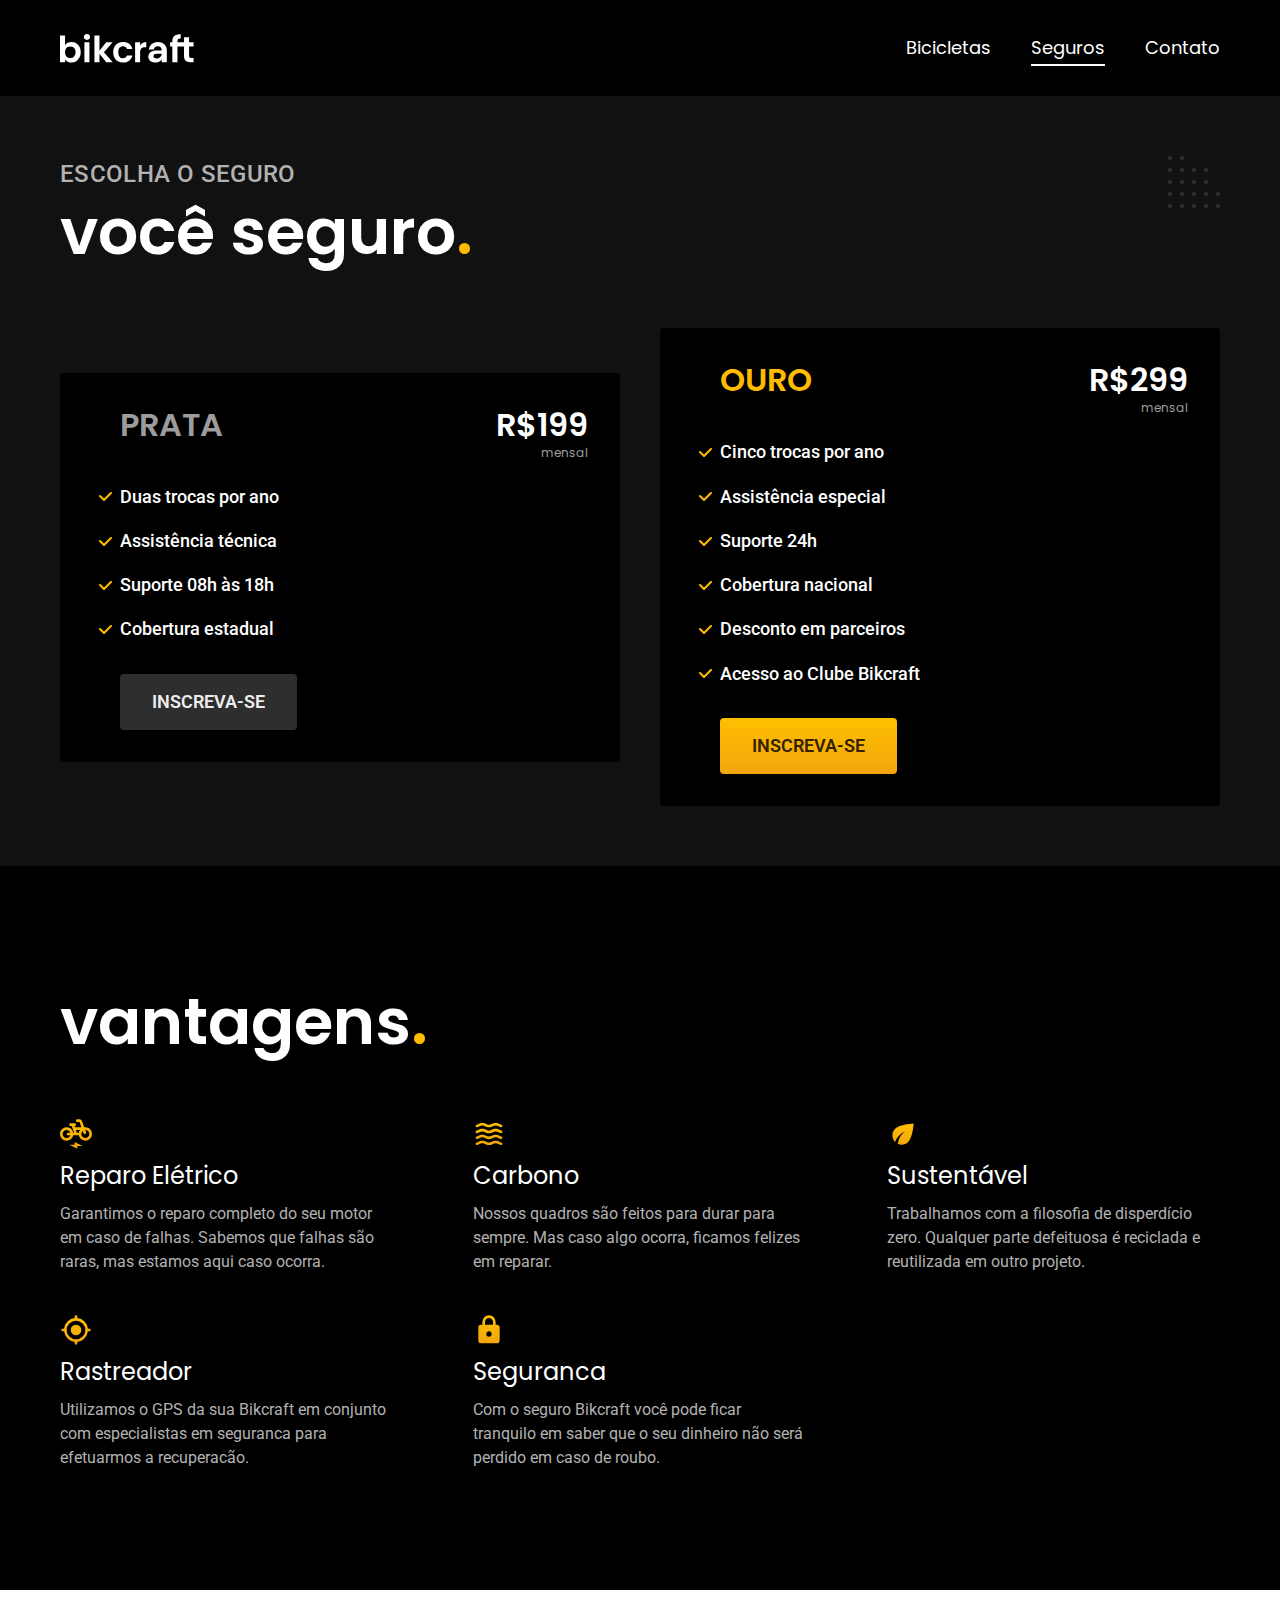
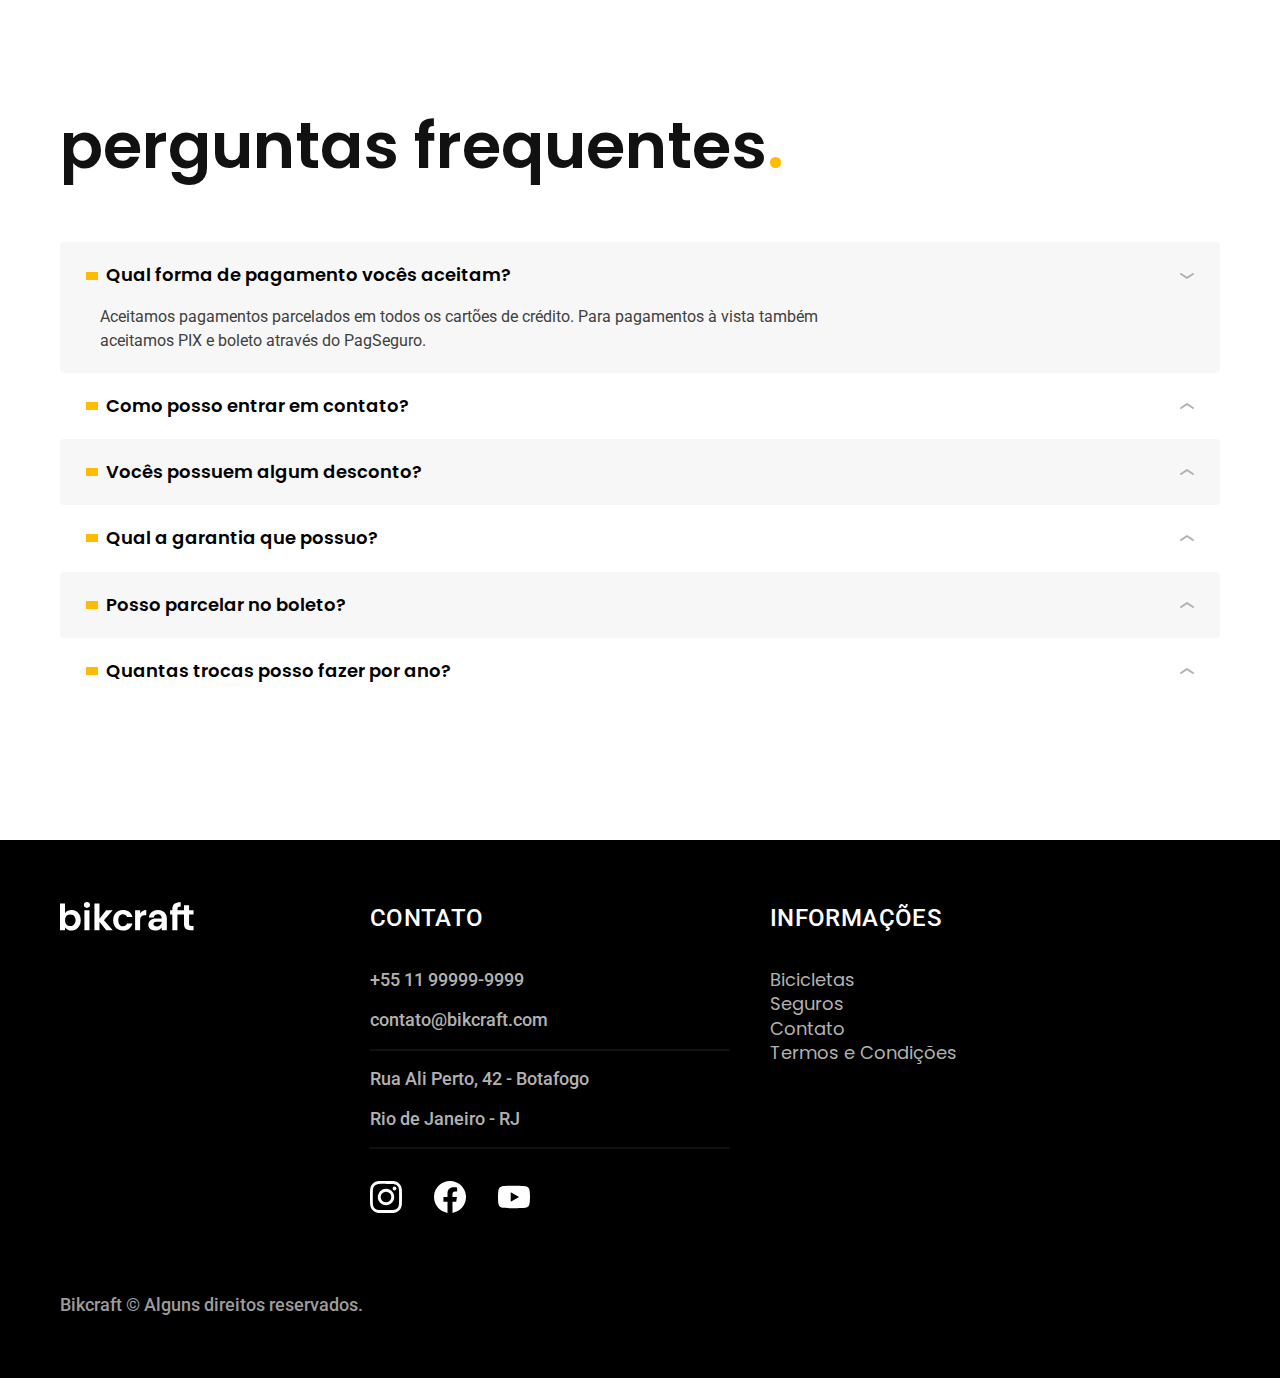
<file: seguros.html>
<!DOCTYPE html>
<html lang="pt-br">

<head>
    <meta charset="UTF-8">
    <meta name="viewport" content="width=device-width, initial-scale=1.0">

    <title>Seguros | Bikcraft - Bicicletas Elétricas</title>
    <meta name="description" content="Termos e Condições.">

    <link rel="icon" href="./favicon.svg" type="image/svg+xml">
    <link rel="preload" href="./css/style.css" as="style">
    <link rel="stylesheet" href="./css/style.css">

    <link rel="preconnect" href="https://fonts.googleapis.com">
    <link rel="preconnect" href="https://fonts.gstatic.com" crossorigin>
    <link
        href="https://fonts.googleapis.com/css2?family=Merriweather:ital,wght@1,900&family=Poppins:wght@400;600&family=Roboto:wght@400;500&display=swap"
        rel="stylesheet">
    <script>document.documentElement.classList.add("js");</script>
</head>

<body id="seguros">
    <header class="header-bg">
        <div class="header container">
            <a href="./">
                <img src="./img/bikcraft.svg" alt="Bickcraft">
            </a>
            <nav aria-label="primaria">
                <ul class="header-menu font-1-m cor-0">
                    <li><a href="./bicicletas.html">Bicicletas</a></li>
                    <li><a href="./seguros.html">Seguros</a></li>
                    <li><a href="./contato.html">Contato</a></li>
                </ul>
            </nav>
        </div>
    </header>

    <main class="seguros-bg">
        <div class="titulo-bg">
            <div class="titulo container">
                <p class="font-2-l-b cor-5 fadeInDown" data-anime="100">Escolha o seguro</p>
                <h1 class="font-1-xxl cor-0 fadeInDown" data-anime="100">você seguro<span class="cor-p1">.</span></h1>
            </div>
        </div>
        <div class="seguros container">
            <div class="seguros-item fadeInLeft" data-anime="200">
                <h3 class="font-1-xl cor-6">PRATA</h3>
                <span class="font-1-xl cor-0">R$199 <span class="font-1-xs cor-6">mensal</span></span>
                <ul class="font-2-m cor-0">
                    <li>Duas trocas por ano</li>
                    <li>Assistência técnica</li>
                    <li>Suporte 08h às 18h</li>
                    <li>Cobertura estadual</li>
                </ul>
                <a class="btn secundario" href="./orcamento.html?tipo=seguro&produto=prata">Inscreva-se</a>
            </div>

            <div class="seguros-item fadeInRight" data-anime="200">
                <h3 class="font-1-xl cor-p1">OURO</h3>
                <span class="font-1-xl cor-0">R$299 <span class="font-1-xs cor-6">mensal</span></span>
                <ul class="font-2-m cor-0">
                    <li>Cinco trocas por ano</li>
                    <li>Assistência especial</li>
                    <li>Suporte 24h</li>
                    <li>Cobertura nacional</li>
                    <li>Desconto em parceiros</li>
                    <li>Acesso ao Clube Bikcraft</li>
                </ul>
                <a class="btn" href="./orcamento.html?tipo=seguro&produto=ouro">Inscreva-se</a>
            </div>
        </div>
    </main>

    <article class="vantagens-bg">
        <div class="vantagens container">
            <h2 class="font-1-xxl cor-0" data-anime="200">vantagens<span class="cor-p1">.</span></h2>
            <ul>
                <li data-anime="300">
                    <img src="./img/icones/eletrica.svg" alt="">
                    <h3 class="font-1-l cor-0">Reparo Elétrico</h3>
                    <p class="font-2-s cor-5">Garantimos o reparo completo do seu motor em caso de falhas. Sabemos que
                        falhas são raras, mas estamos aqui caso ocorra.</p>
                </li>
                <li data-anime="400">
                    <img src="./img/icones/carbono.svg" alt="">
                    <h3 class="font-1-l cor-0">Carbono</h3>
                    <p class="font-2-s cor-5">Nossos quadros são feitos para durar para sempre. Mas caso algo ocorra,
                        ficamos felizes em reparar.</p>
                </li>
                <li data-anime="500">
                    <img src="./img/icones/sustentavel.svg" alt="">
                    <h3 class="font-1-l cor-0">Sustentável</h3>
                    <p class="font-2-s cor-5">Trabalhamos com a filosofia de disperdício zero. Qualquer parte defeituosa
                        é reciclada e reutilizada em outro projeto.</p>
                </li>
                <li data-anime="600">
                    <img src="./img/icones/rastreador.svg" alt="">
                    <h3 class="font-1-l cor-0">Rastreador</h3>
                    <p class="font-2-s cor-5">Utilizamos o GPS da sua Bikcraft em conjunto com especialistas em
                        seguranca para efetuarmos a recuperacão.</p>
                </li>
                <li data-anime="700">
                    <img src="./img/icones/seguro.svg" alt="">
                    <h3 class="font-1-l cor-0">Seguranca</h3>
                    <p class="font-2-s cor-5">Com o seguro Bikcraft você pode ficar tranquilo em saber que o seu
                        dinheiro não será perdido em caso de roubo.</p>
                </li>
                <li data-anime="800">
                    <img src="./img/icones/velocidade.svg" alt="">
                    <h3 class="font-1-l cor-0">Rapidez</h3>
                    <p class="font-2-s cor-5">A sua Bikcraft ficará pronto para uso no mesmo dia, caso você traga ela
                        para ser reparada em uma das filiais.</p>
                </li>
            </ul>
        </div>
    </article>

    <article class="perguntas container">
        <h2 class="font-1-xxl fadeInDown" data-anime="300">perguntas frequentes<span class="cor-p1">.</span></h2>

        <dl data-anime="300">
            <div>
                <dt><button class="font-1-m-b" aria-controls="pergunta1" aria-expanded="true">Qual forma de pagamento
                        vocês aceitam?</button></dt>
                <dd id="pergunta1" class="font-2-s cor-9 ativa">Aceitamos pagamentos parcelados em todos os cartões de
                    crédito. Para
                    pagamentos à vista também
                    aceitamos PIX e boleto através do PagSeguro.</dd>
            </div>
            <div>
                <dt><button class="font-1-m-b" aria-controls="pergunta2" aria-expanded="false">Como posso entrar em
                        contato?</button></dt>
                <dd id="pergunta2" class="font-2-s cor-9">Aceitamos pagamentos parcelados em todos os cartões de
                    crédito. Para
                    pagamentos à vista também
                    aceitamos PIX e boleto através do PagSeguro.</dd>
            </div>
            <div>
                <dt><button class="font-1-m-b" aria-controls="pergunta3" aria-expanded="false">Vocês possuem algum
                        desconto?</button></dt>
                <dd id="pergunta3" class="font-2-s cor-9">Aceitamos pagamentos parcelados em todos os cartões de
                    crédito. Para
                    pagamentos à vista também
                    aceitamos PIX e boleto através do PagSeguro.</dd>
            </div>
            <div>
                <dt><button class="font-1-m-b" aria-controls="pergunta4" aria-expanded="false">Qual a garantia que
                        possuo?</button></dt>
                <dd id="pergunta4" class="font-2-s cor-9">Aceitamos pagamentos parcelados em todos os cartões de
                    crédito. Para
                    pagamentos à vista também
                    aceitamos PIX e boleto através do PagSeguro.</dd>
            </div>
            <div>
                <dt><button class="font-1-m-b" aria-controls="pergunta5" aria-expanded="false">Posso parcelar no
                        boleto?</button></dt>
                <dd id="pergunta5" class="font-2-s cor-9">Aceitamos pagamentos parcelados em todos os cartões de
                    crédito. Para
                    pagamentos à vista também
                    aceitamos PIX e boleto através do PagSeguro.</dd>
            </div>
            <div>
                <dt><button class="font-1-m-b" aria-controls="pergunta6" aria-expanded="false">Quantas trocas posso
                        fazer por ano?</button></dt>
                <dd id="pergunta6" class="font-2-s cor-9">Aceitamos pagamentos parcelados em todos os cartões de
                    crédito. Para
                    pagamentos à vista também
                    aceitamos PIX e boleto através do PagSeguro.</dd>
            </div>
        </dl>
    </article>

    <footer class="footer-bg">
        <div class="footer container" data-anime="300">
            <img src="./img/bikcraft.svg" alt="Bikcraft">
            <div class="footer-contato">
                <h3 class="font-2-l-b cor-0">Contato</h3>
                <ul class="font-2-m cor-5">
                    <li><a href="tel:+5511999999999">+55 11 99999-9999</a></li>
                    <li><a href="mailto:contato@bikcraft.com">contato@bikcraft.com</a></li>
                    <li>Rua Ali Perto, 42 - Botafogo</li>
                    <li>Rio de Janeiro - RJ</li>
                </ul>
                <div class="footer-redes">
                    <a href="./">
                        <img src="./img/redes/instagram.svg" alt="Instagram">
                    </a>
                    <a href="./">
                        <img src="./img/redes/facebook.svg" alt="Facebook">
                    </a>
                    <a href="./">
                        <img src="./img/redes/youtube.svg" alt="Youtube">
                    </a>
                </div>
            </div>
            <div class="footer-informacoes">
                <h3 class="font-2-l-b cor-0">Informações</h3>
                <nav>
                    <ul class="font-1-m cor-5">
                        <li><a href="./bicicletas.html">Bicicletas</a></li>
                        <li><a href="./seguros.html">Seguros</a></li>
                        <li><a href="./contato.html">Contato</a></li>
                        <li><a href="./termos.html">Termos e Condições</a></li>
                    </ul>
                </nav>
            </div>
            <p class="footer-copy font-2-m cor-6">Bikcraft © Alguns direitos reservados.</p>
        </div>
    </footer>

    <script src="./js/plugins/simple-anime.js"></script>
    <script src="./js/script.js"></script>
</body>

</html>
</file>
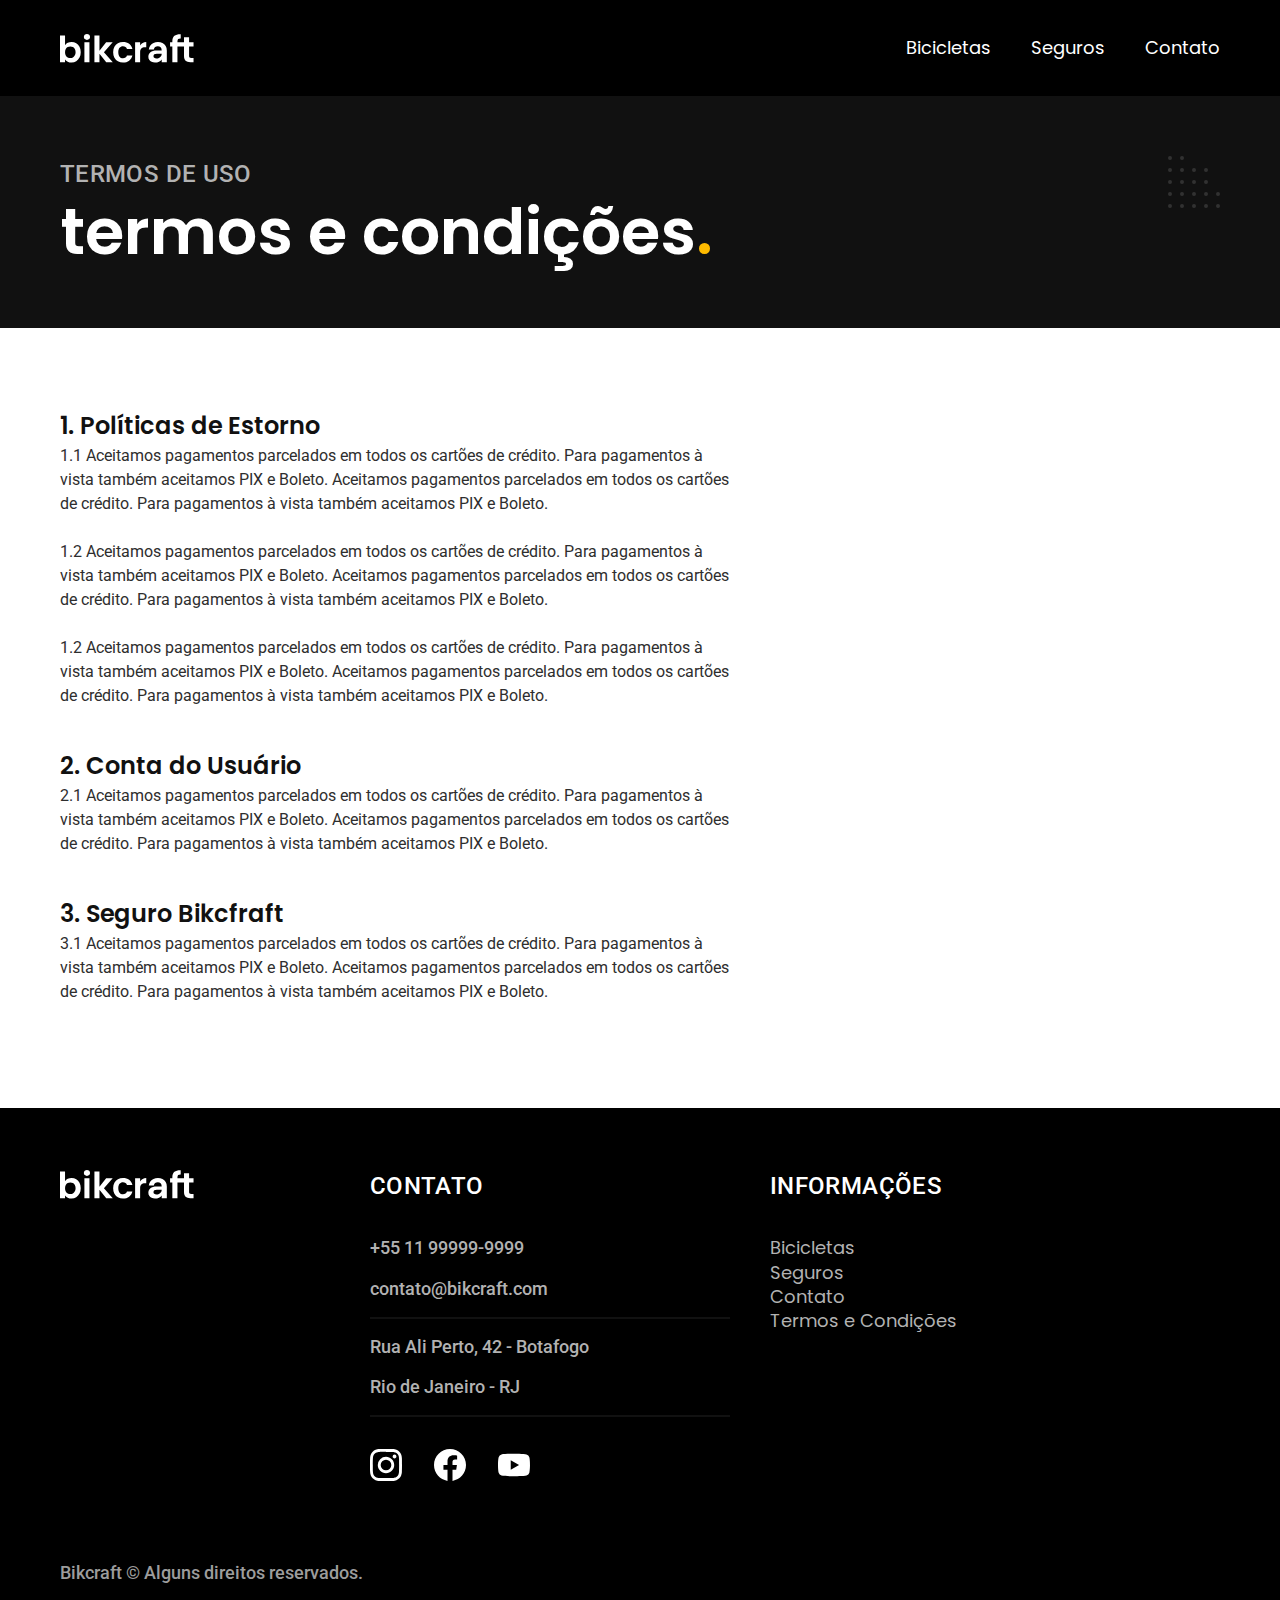
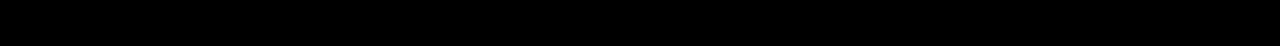
<file: termos.html>
<!DOCTYPE html>
<html lang="pt-br">

<head>
    <meta charset="UTF-8">
    <meta name="viewport" content="width=device-width, initial-scale=1.0">

    <title>Termos e Condições | Bikcraft - Bicicletas Elétricas</title>
    <meta name="description" content="Termos e Condições.">

    <link rel="icon" href="./favicon.svg" type="image/svg+xml">
    <link rel="preload" href="./css/style.css" as="style">
    <link rel="stylesheet" href="./css/style.css">

    <link rel="preconnect" href="https://fonts.googleapis.com">
    <link rel="preconnect" href="https://fonts.gstatic.com" crossorigin>
    <link
        href="https://fonts.googleapis.com/css2?family=Merriweather:ital,wght@1,900&family=Poppins:wght@400;600&family=Roboto:wght@400;500&display=swap"
        rel="stylesheet">
    <script>document.documentElement.classList.add("js");</script>
</head>

<body id="termos">
    <header class="header-bg">
        <div class="header container">
            <a href="./">
                <img src="./img/bikcraft.svg" alt="Bickcraft">
            </a>
            <nav aria-label="primaria">
                <ul class="header-menu font-1-m cor-0">
                    <li><a href="./bicicletas.html">Bicicletas</a></li>
                    <li><a href="./seguros.html">Seguros</a></li>
                    <li><a href="./contato.html">Contato</a></li>
                </ul>
            </nav>
        </div>
    </header>

    <main>
        <div class="titulo-bg">
            <div class="titulo container">
                <p class="font-2-l-b cor-5 fadeInDown" data-anime="100">Termos de uso</p>
                <h1 class="font-1-xxl cor-0 fadeInDown" data-anime="100">termos e condições<span class="cor-p1">.</span>
                </h1>
            </div>
        </div>

        <div class="termos font-2-s cor-10 container">
            <h2 class="font-1-l cor-11">1. Políticas de Estorno</h2>
            <p>1.1 Aceitamos pagamentos parcelados em todos os cartões de crédito. Para pagamentos à vista também
                aceitamos PIX e Boleto. Aceitamos pagamentos parcelados em todos os cartões de crédito. Para pagamentos
                à vista também aceitamos PIX e Boleto.</p>
            <p>1.2 Aceitamos pagamentos parcelados em todos os cartões de crédito. Para pagamentos à vista também
                aceitamos PIX e Boleto. Aceitamos pagamentos parcelados em todos os cartões de crédito. Para pagamentos
                à vista também aceitamos PIX e Boleto.</p>
            <p>1.2 Aceitamos pagamentos parcelados em todos os cartões de crédito. Para pagamentos à vista também
                aceitamos PIX e Boleto. Aceitamos pagamentos parcelados em todos os cartões de crédito. Para pagamentos
                à vista também aceitamos PIX e Boleto.</p>

            <h2 class="font-1-l cor-11">2. Conta do Usuário</h2>
            <p>2.1 Aceitamos pagamentos parcelados em todos os cartões de crédito. Para pagamentos à vista também
                aceitamos PIX e Boleto. Aceitamos pagamentos parcelados em todos os cartões de crédito. Para pagamentos
                à vista também aceitamos PIX e Boleto.</p>

            <h2 class="font-1-l cor-11">3. Seguro Bikcfraft
            </h2>
            <p>3.1 Aceitamos pagamentos parcelados em todos os cartões de crédito. Para pagamentos à vista também
                aceitamos PIX e Boleto. Aceitamos pagamentos parcelados em todos os cartões de crédito. Para pagamentos
                à vista também aceitamos PIX e Boleto.</p>
        </div>
    </main>

    <footer class="footer-bg">
        <div class="footer container" data-anime="300">
            <img src="./img/bikcraft.svg" alt="Bikcraft">
            <div class="footer-contato">
                <h3 class="font-2-l-b cor-0">Contato</h3>
                <ul class="font-2-m cor-5">
                    <li><a href="tel:+5511999999999">+55 11 99999-9999</a></li>
                    <li><a href="mailto:contato@bikcraft.com">contato@bikcraft.com</a></li>
                    <li>Rua Ali Perto, 42 - Botafogo</li>
                    <li>Rio de Janeiro - RJ</li>
                </ul>
                <div class="footer-redes">
                    <a href="./">
                        <img src="./img/redes/instagram.svg" alt="Instagram">
                    </a>
                    <a href="./">
                        <img src="./img/redes/facebook.svg" alt="Facebook">
                    </a>
                    <a href="./">
                        <img src="./img/redes/youtube.svg" alt="Youtube">
                    </a>
                </div>
            </div>
            <div class="footer-informacoes">
                <h3 class="font-2-l-b cor-0">Informações</h3>
                <nav>
                    <ul class="font-1-m cor-5">
                        <li><a href="./bicicletas.html">Bicicletas</a></li>
                        <li><a href="./seguros.html">Seguros</a></li>
                        <li><a href="./contato.html">Contato</a></li>
                        <li><a href="./termos.html">Termos e Condições</a></li>
                    </ul>
                </nav>
            </div>
            <p class="footer-copy font-2-m cor-6">Bikcraft © Alguns direitos reservados.</p>
        </div>
    </footer>

    <script src="./js/plugins/simple-anime.js"></script>
    <script src="./js/script.js"></script>
</body>

</html>
</file>
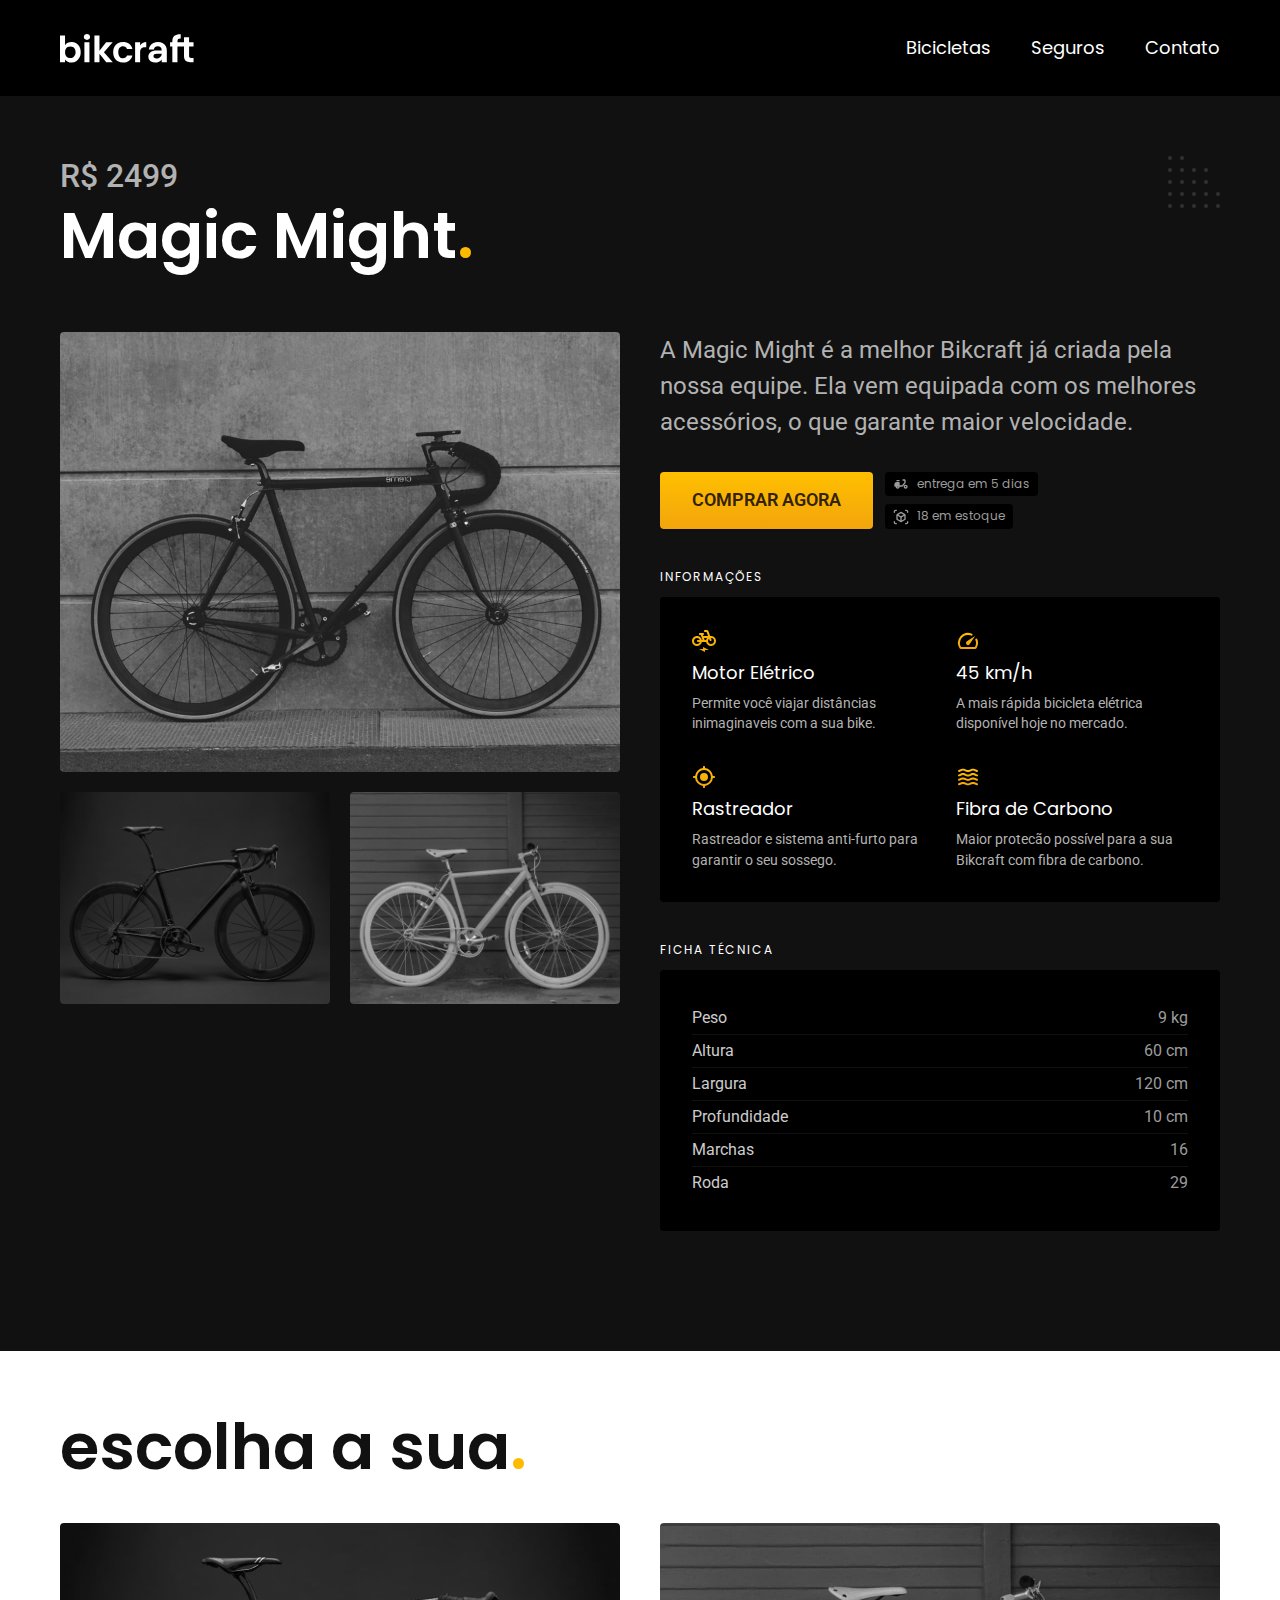
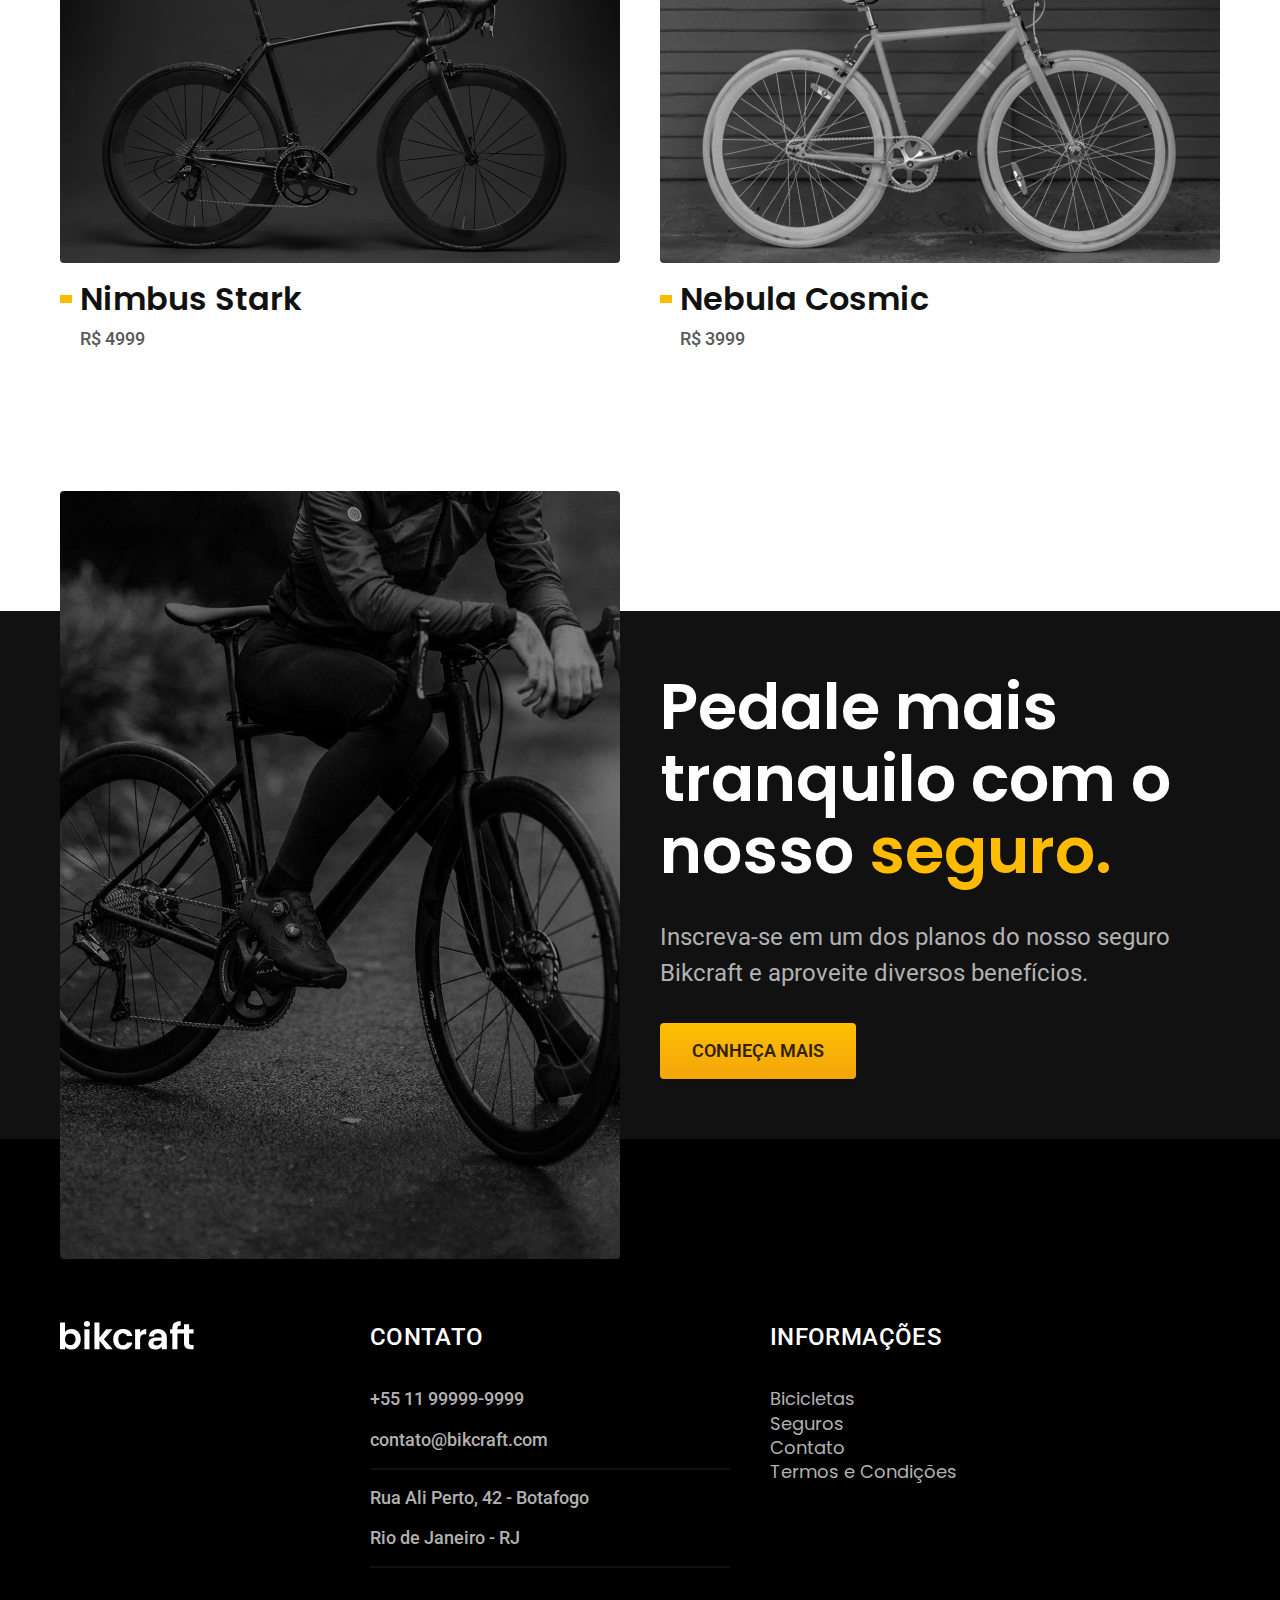
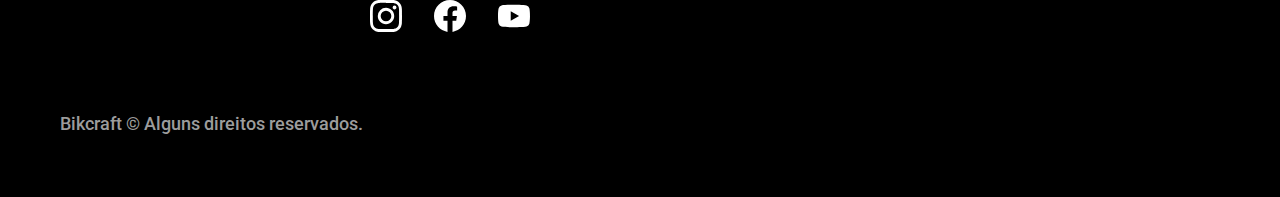
<file: bicicletas/magic.html>
<!DOCTYPE html>
<html lang="pt-br">

<head>
  <meta charset="UTF-8">
  <meta name="viewport" content="width=device-width, initial-scale=1.0">

  <title>Magic Might | Bikcraft - Bicicletas Elétricas</title>
  <meta name="description" content="Magic">

  <link rel="icon" href="../favicon.svg" type="image/svg+xml">
  <link rel="stylesheet" href="../css/style.css">

  <link rel="preconnect" href="https://fonts.googleapis.com">
  <link rel="preconnect" href="https://fonts.gstatic.com" crossorigin>
  <link
    href="https://fonts.googleapis.com/css2?family=Merriweather:ital,wght@1,900&family=Poppins:wght@400;600&family=Roboto:wght@400;500&display=swap"
    rel="stylesheet">
  <script>document.documentElement.classList.add("js");</script>
</head>

<body id="bicicleta">
  <header class="header-bg">
    <div class="header container">
      <a href="../">
        <img src="../img/bikcraft.svg" alt="Bickcraft">
      </a>
      <nav aria-label="primaria">
        <ul class="header-menu font-1-m cor-0">
          <li><a href="../bicicletas.html">Bicicletas</a></li>
          <li><a href="../seguros.html">Seguros</a></li>
          <li><a href="../contato.html">Contato</a></li>
        </ul>
      </nav>
    </div>
  </header>

  <main class="titulo-bg">
    <div>
      <div class="titulo container">
        <p class="font-2-xl cor-5">R$ 2499</p>
        <h1 class="font-1-xxl cor-0">Magic Might<span class="cor-p1">.</span></h1>
      </div>
    </div>
    <div class="bicicleta container">
      <div class="bicicleta-imagens">
        <img src="../img/bicicleta/nimbus2.jpg" alt="Bicicleta 1">
        <img src="../img/bicicleta/nimbus1.jpg" alt="Bicicleta 2">
        <img src="../img/bicicleta/nimbus3.jpg" alt="Bicicleta 3">
      </div>
      <div class="bicicleta-conteudo">
        <p class="font-2-l cor-5">A Magic Might é a melhor Bikcraft já criada pela nossa equipe. Ela vem equipada com
          os melhores acessórios, o que garante maior velocidade.</p>
        <div class="bicicleta-comprar">
          <a class="btn" href="../orcamento.html?tipo=bikcraft&produto=magic">Comprar Agora</a>
          <span class="font-1-xs cor-6"><img src="../img/icones/entrega.svg" alt="">entrega em 5 dias</span>
          <span class="font-1-xs cor-6"><img src="../img/icones/estoque.svg" alt="">18 em estoque</span>
        </div>
        <h2 class="font-1-xs cor-0">Informações</h2>
        <ul class="bicicleta-informacoes">
          <li>
            <img src="../img/icones/eletrica.svg" alt="">
            <h3 class="font-1-m cor-0">Motor Elétrico</h3>
            <p class="font-2-xs cor-5">Permite você viajar distâncias inimaginaveis com a sua bike.</p>
          </li>
          <li>
            <img src="../img/icones/velocidade.svg" alt="">
            <h3 class="font-1-m cor-0">45 km/h</h3>
            <p class="font-2-xs cor-5">A mais rápida bicicleta elétrica disponível hoje no mercado.</p>
          </li>
          <li>
            <img src="../img/icones/rastreador.svg" alt="">
            <h3 class="font-1-m cor-0">Rastreador</h3>
            <p class="font-2-xs cor-5">Rastreador e sistema anti-furto para garantir o seu sossego.</p>
          </li>
          <li>
            <img src="../img/icones/carbono.svg" alt="">
            <h3 class="font-1-m cor-0">Fibra de Carbono</h3>
            <p class="font-2-xs cor-5">Maior protecão possível para a sua Bikcraft com fibra de carbono.</p>
          </li>
        </ul>
        <h2 class="font-1-xs cor-0">Ficha Técnica</h2>
        <ul class="bicicleta-ficha font-2-s cor-4">
          <li>Peso <span>9 kg</span></li>
          <li>Altura <span>60 cm</span></li>
          <li>Largura <span>120 cm</span></li>
          <li>Profundidade <span>10 cm</span></li>
          <li>Marchas <span>16</span></li>
          <li>Roda <span>29</span></li>
        </ul>
      </div>
    </div>
  </main>

  <article class="bicicletas-lista container">
    <h2 class="font-1-xxl">escolha a sua<span class="cor-p1">.</span></h2>
    <ul>
      <li>
        <a href="./nimbus.html">
          <img src="../img/bicicletas/nimbus.jpg" alt="Bicicleta preta com detalhes branco.">
          <h3 class="font-1-xl">Nimbus Stark</h3>
          <span class="font-2-m cor-8">R$ 4999</span>
        </a>
      </li>

      <li>
        <a href="./nebula.html">
          <img src="../img/bicicletas/nebula.jpg" alt="Bicicleta branca.">
          <h3 class="font-1-xl">Nebula Cosmic</h3>
          <span class="font-2-m cor-8">R$ 3999</span>
        </a>
      </li>
  </article>

  <article class="seguro-bg">
    <div class="seguro container">
      <div class="seguro-imagem">
        <img src="../img/fotos/seguros.jpg" alt="Pessoa parada em cima de uma bicicleta">
      </div>
      <div class="seguro-conteudo">
        <h2 class="font-1-xxl cor-0">Pedale mais tranquilo com o nosso <span class="cor-p1">seguro.</span></h2>
        <p class="font-2-l cor-5">Inscreva-se em um dos planos do nosso seguro Bikcraft e aproveite diversos benefícios.
        </p>
        <a class="btn" href="../seguros.html">Conheça Mais</a>
      </div>
    </div>
  </article>

  <footer class="footer-bg">
    <div class="footer container">
      <img src="../img/bikcraft.svg" alt="Bikcraft">
      <div class="footer-contato">
        <h3 class="font-2-l-b cor-0">Contato</h3>
        <ul class="font-2-m cor-5">
          <li><a href="tel:+5511999999999">+55 11 99999-9999</a></li>
          <li><a href="mailto:contato@bikcraft.com">contato@bikcraft.com</a></li>
          <li>Rua Ali Perto, 42 - Botafogo</li>
          <li>Rio de Janeiro - RJ</li>
        </ul>
        <div class="footer-redes">
          <a href="../">
            <img src="../img/redes/instagram.svg" alt="Instagram">
          </a>
          <a href="../">
            <img src="../img/redes/facebook.svg" alt="Facebook">
          </a>
          <a href="../">
            <img src="../img/redes/youtube.svg" alt="Youtube">
          </a>
        </div>
      </div>
      <div class="footer-informacoes">
        <h3 class="font-2-l-b cor-0">Informações</h3>
        <nav>
          <ul class="font-1-m cor-5">
            <li><a href="../bicicletas.html">Bicicletas</a></li>
            <li><a href="../seguros.html">Seguros</a></li>
            <li><a href="../contato.html">Contato</a></li>
            <li><a href="../termos.html">Termos e Condições</a></li>
          </ul>
        </nav>
      </div>
      <p class="footer-copy font-2-m cor-6">Bikcraft © Alguns direitos reservados.</p>
    </div>
  </footer>
  <script src="../js/script.js"></script>
</body>

</html>
</file>
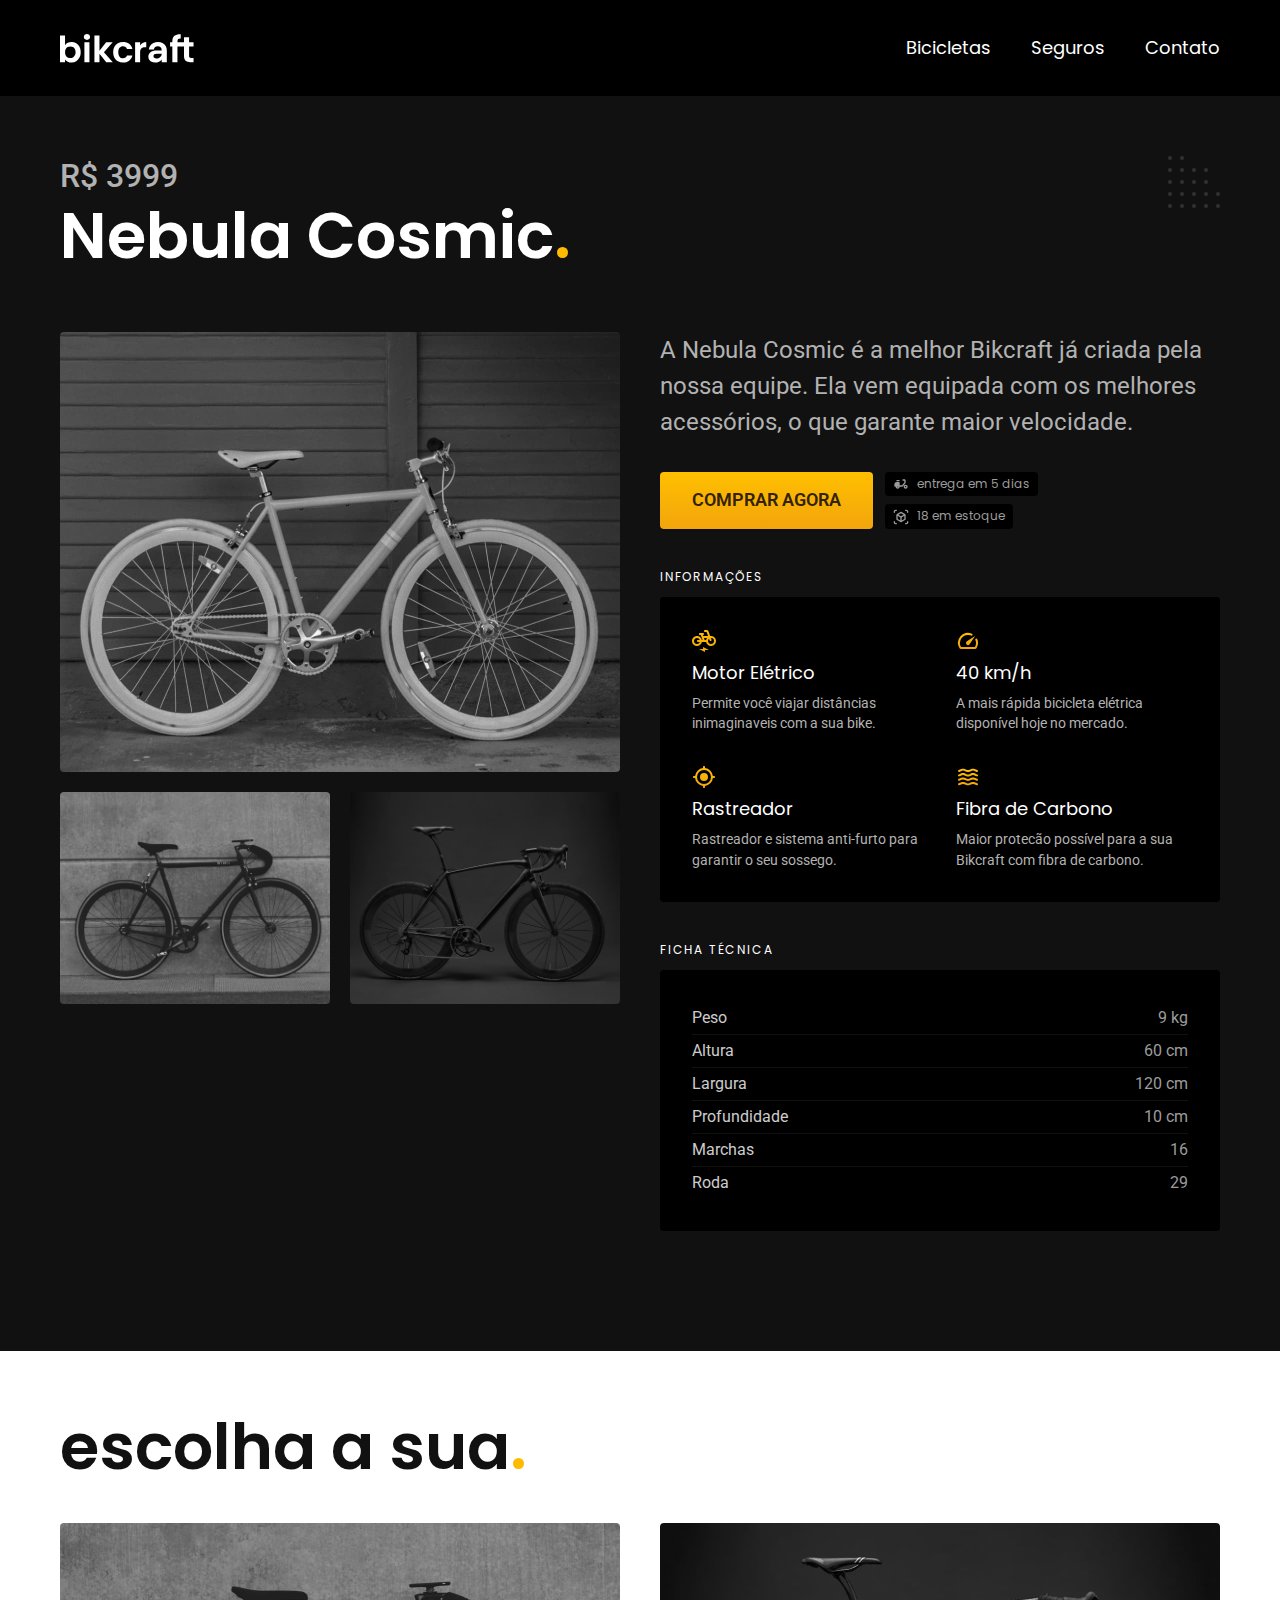
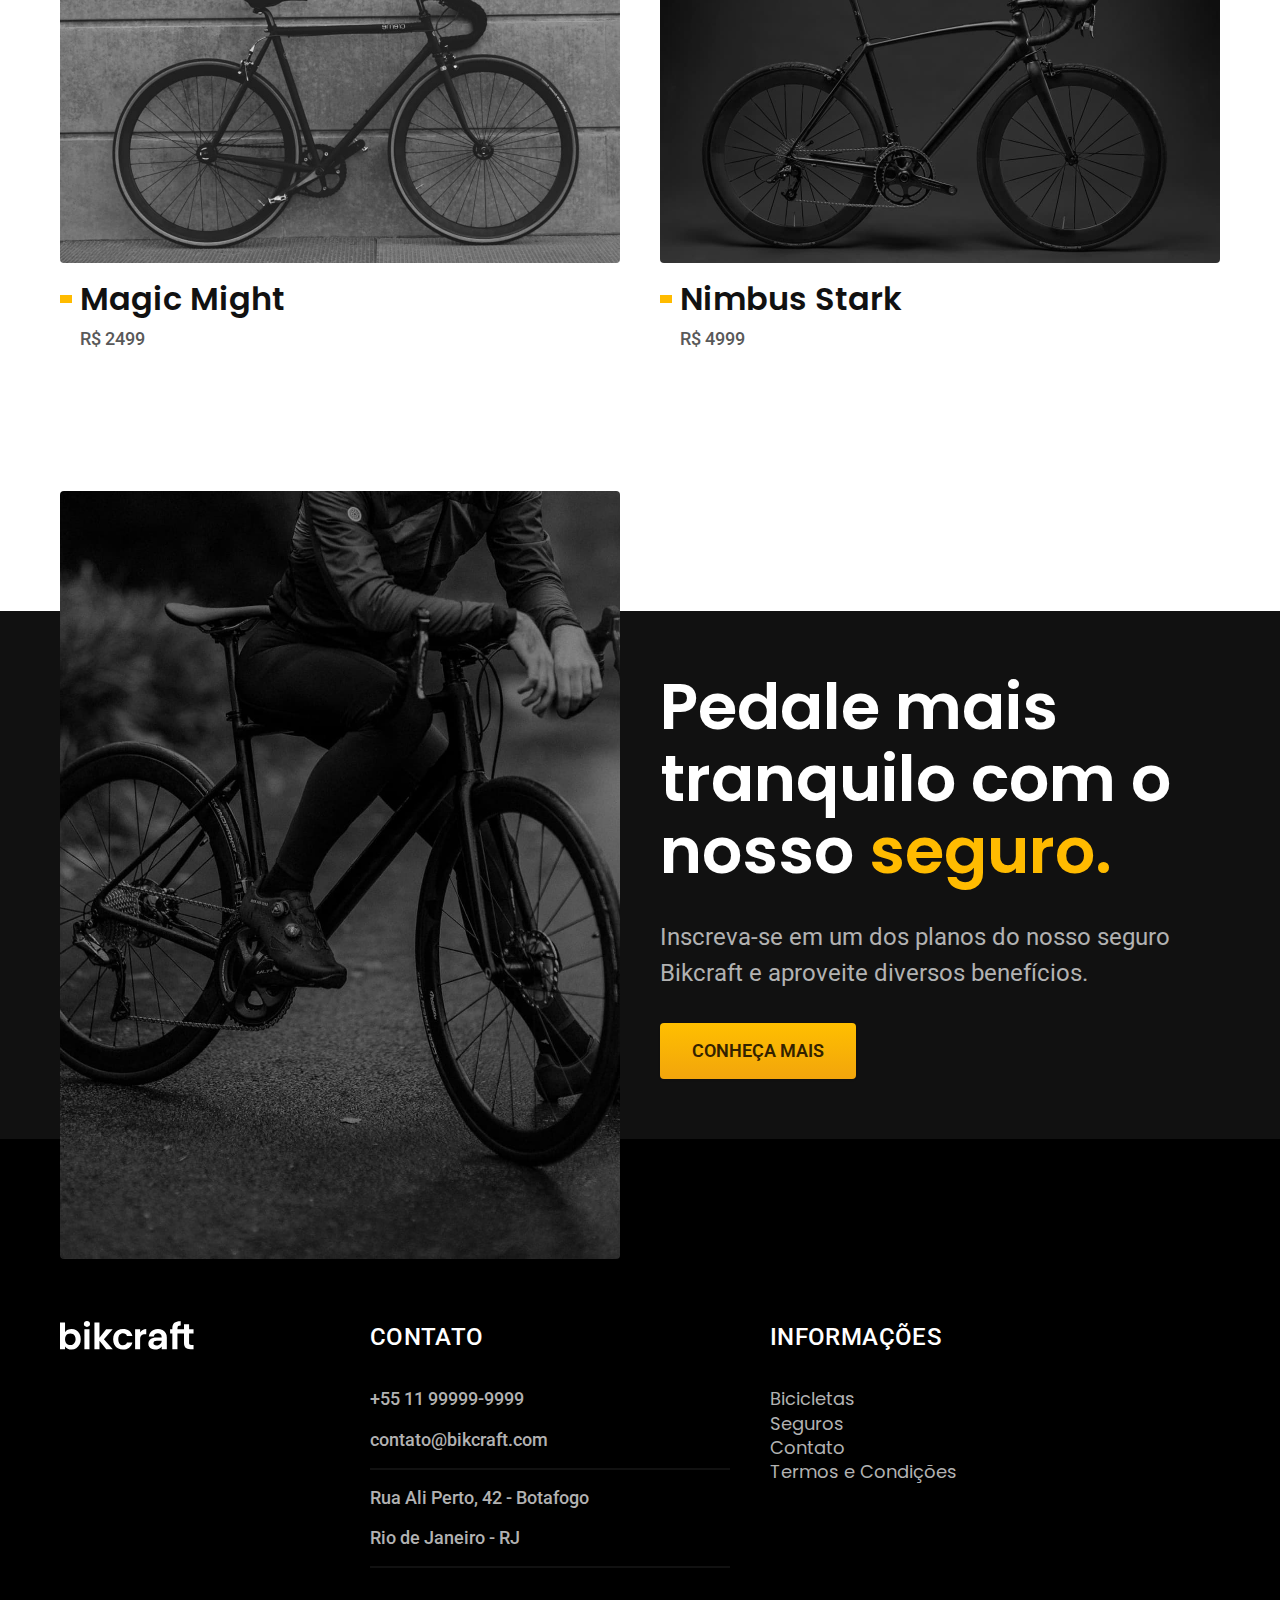
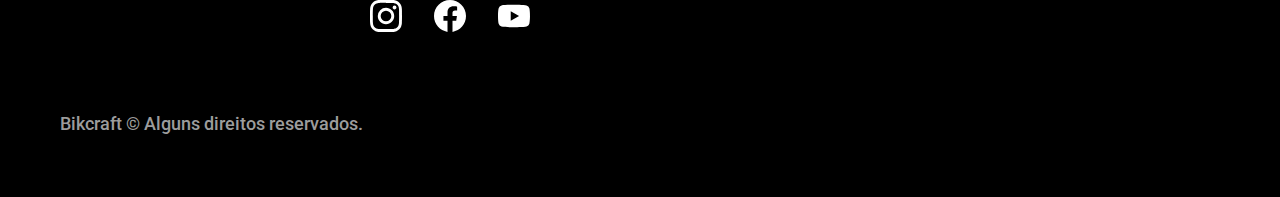
<file: bicicletas/nebula.html>
<!DOCTYPE html>
<html lang="pt-br">

<head>
  <meta charset="UTF-8">
  <meta name="viewport" content="width=device-width, initial-scale=1.0">

  <title>Nebula Cosmic | Bikcraft - Bicicletas Elétricas</title>
  <meta name="description" content="Nimbus">

  <link rel="icon" href="../favicon.svg" type="image/svg+xml">
  <link rel="stylesheet" href="../css/style.css">

  <link rel="preconnect" href="https://fonts.googleapis.com">
  <link rel="preconnect" href="https://fonts.gstatic.com" crossorigin>
  <link
    href="https://fonts.googleapis.com/css2?family=Merriweather:ital,wght@1,900&family=Poppins:wght@400;600&family=Roboto:wght@400;500&display=swap"
    rel="stylesheet">
  <script>document.documentElement.classList.add("js");</script>
</head>

<body id="bicicleta">
  <header class="header-bg">
    <div class="header container">
      <a href="../">
        <img src="../img/bikcraft.svg" alt="Bickcraft">
      </a>
      <nav aria-label="primaria">
        <ul class="header-menu font-1-m cor-0">
          <li><a href="../bicicletas.html">Bicicletas</a></li>
          <li><a href="../seguros.html">Seguros</a></li>
          <li><a href="../contato.html">Contato</a></li>
        </ul>
      </nav>
    </div>
  </header>

  <main class="titulo-bg">
    <div>
      <div class="titulo container">
        <p class="font-2-xl cor-5">R$ 3999</p>
        <h1 class="font-1-xxl cor-0">Nebula Cosmic<span class="cor-p1">.</span></h1>
      </div>
    </div>
    <div class="bicicleta container">
      <div class="bicicleta-imagens">
        <img src="../img/bicicleta/nimbus3.jpg" alt="Bicicleta 1">
        <img src="../img/bicicleta/nimbus2.jpg" alt="Bicicleta 2">
        <img src="../img/bicicleta/nimbus1.jpg" alt="Bicicleta 3">
      </div>
      <div class="bicicleta-conteudo">
        <p class="font-2-l cor-5">A Nebula Cosmic é a melhor Bikcraft já criada pela nossa equipe. Ela vem equipada com
          os melhores acessórios, o que garante maior velocidade.</p>
        <div class="bicicleta-comprar">
          <a class="btn" href="../orcamento.html?tipo=bikcraft&produto=nebula">Comprar Agora</a>
          <span class="font-1-xs cor-6"><img src="../img/icones/entrega.svg" alt="">entrega em 5 dias</span>
          <span class="font-1-xs cor-6"><img src="../img/icones/estoque.svg" alt="">18 em estoque</span>
        </div>
        <h2 class="font-1-xs cor-0">Informações</h2>
        <ul class="bicicleta-informacoes">
          <li>
            <img src="../img/icones/eletrica.svg" alt="">
            <h3 class="font-1-m cor-0">Motor Elétrico</h3>
            <p class="font-2-xs cor-5">Permite você viajar distâncias inimaginaveis com a sua bike.</p>
          </li>
          <li>
            <img src="../img/icones/velocidade.svg" alt="">
            <h3 class="font-1-m cor-0">40 km/h</h3>
            <p class="font-2-xs cor-5">A mais rápida bicicleta elétrica disponível hoje no mercado.</p>
          </li>
          <li>
            <img src="../img/icones/rastreador.svg" alt="">
            <h3 class="font-1-m cor-0">Rastreador</h3>
            <p class="font-2-xs cor-5">Rastreador e sistema anti-furto para garantir o seu sossego.</p>
          </li>
          <li>
            <img src="../img/icones/carbono.svg" alt="">
            <h3 class="font-1-m cor-0">Fibra de Carbono</h3>
            <p class="font-2-xs cor-5">Maior protecão possível para a sua Bikcraft com fibra de carbono.</p>
          </li>
        </ul>
        <h2 class="font-1-xs cor-0">Ficha Técnica</h2>
        <ul class="bicicleta-ficha font-2-s cor-4">
          <li>Peso <span>9 kg</span></li>
          <li>Altura <span>60 cm</span></li>
          <li>Largura <span>120 cm</span></li>
          <li>Profundidade <span>10 cm</span></li>
          <li>Marchas <span>16</span></li>
          <li>Roda <span>29</span></li>
        </ul>
      </div>
    </div>
  </main>

  <article class="bicicletas-lista container">
    <h2 class="font-1-xxl">escolha a sua<span class="cor-p1">.</span></h2>
    <ul>
      <li>
        <a href="./magic.html">
          <img src="../img/bicicletas/magic.jpg" alt="Bicicleta preta com detalhes branco.">
          <h3 class="font-1-xl">Magic Might</h3>
          <span class="font-2-m cor-8">R$ 2499</span>
        </a>
      </li>

      <li>
        <a href="./nimbus.html">
          <img src="../img/bicicletas/nimbus.jpg" alt="Bicicleta branca.">
          <h3 class="font-1-xl">Nimbus Stark</h3>
          <span class="font-2-m cor-8">R$ 4999</span>
        </a>
      </li>
  </article>

  <article class="seguro-bg">
    <div class="seguro container">
      <div class="seguro-imagem">
        <img src="../img/fotos/seguros.jpg" alt="Pessoa parada em cima de uma bicicleta">
      </div>
      <div class="seguro-conteudo">
        <h2 class="font-1-xxl cor-0">Pedale mais tranquilo com o nosso <span class="cor-p1">seguro.</span></h2>
        <p class="font-2-l cor-5">Inscreva-se em um dos planos do nosso seguro Bikcraft e aproveite diversos benefícios.
        </p>
        <a class="btn" href="../seguros.html">Conheça Mais</a>
      </div>
    </div>
  </article>

  <footer class="footer-bg">
    <div class="footer container">
      <img src="../img/bikcraft.svg" alt="Bikcraft">
      <div class="footer-contato">
        <h3 class="font-2-l-b cor-0">Contato</h3>
        <ul class="font-2-m cor-5">
          <li><a href="tel:+5511999999999">+55 11 99999-9999</a></li>
          <li><a href="mailto:contato@bikcraft.com">contato@bikcraft.com</a></li>
          <li>Rua Ali Perto, 42 - Botafogo</li>
          <li>Rio de Janeiro - RJ</li>
        </ul>
        <div class="footer-redes">
          <a href="../">
            <img src="../img/redes/instagram.svg" alt="Instagram">
          </a>
          <a href="../">
            <img src="../img/redes/facebook.svg" alt="Facebook">
          </a>
          <a href="../">
            <img src="../img/redes/youtube.svg" alt="Youtube">
          </a>
        </div>
      </div>
      <div class="footer-informacoes">
        <h3 class="font-2-l-b cor-0">Informações</h3>
        <nav>
          <ul class="font-1-m cor-5">
            <li><a href="../bicicletas.html">Bicicletas</a></li>
            <li><a href="../seguros.html">Seguros</a></li>
            <li><a href="../contato.html">Contato</a></li>
            <li><a href="../termos.html">Termos e Condições</a></li>
          </ul>
        </nav>
      </div>
      <p class="footer-copy font-2-m cor-6">Bikcraft © Alguns direitos reservados.</p>
    </div>
  </footer>
  <script src="../js/script.js"></script>
</body>

</html>
</file>
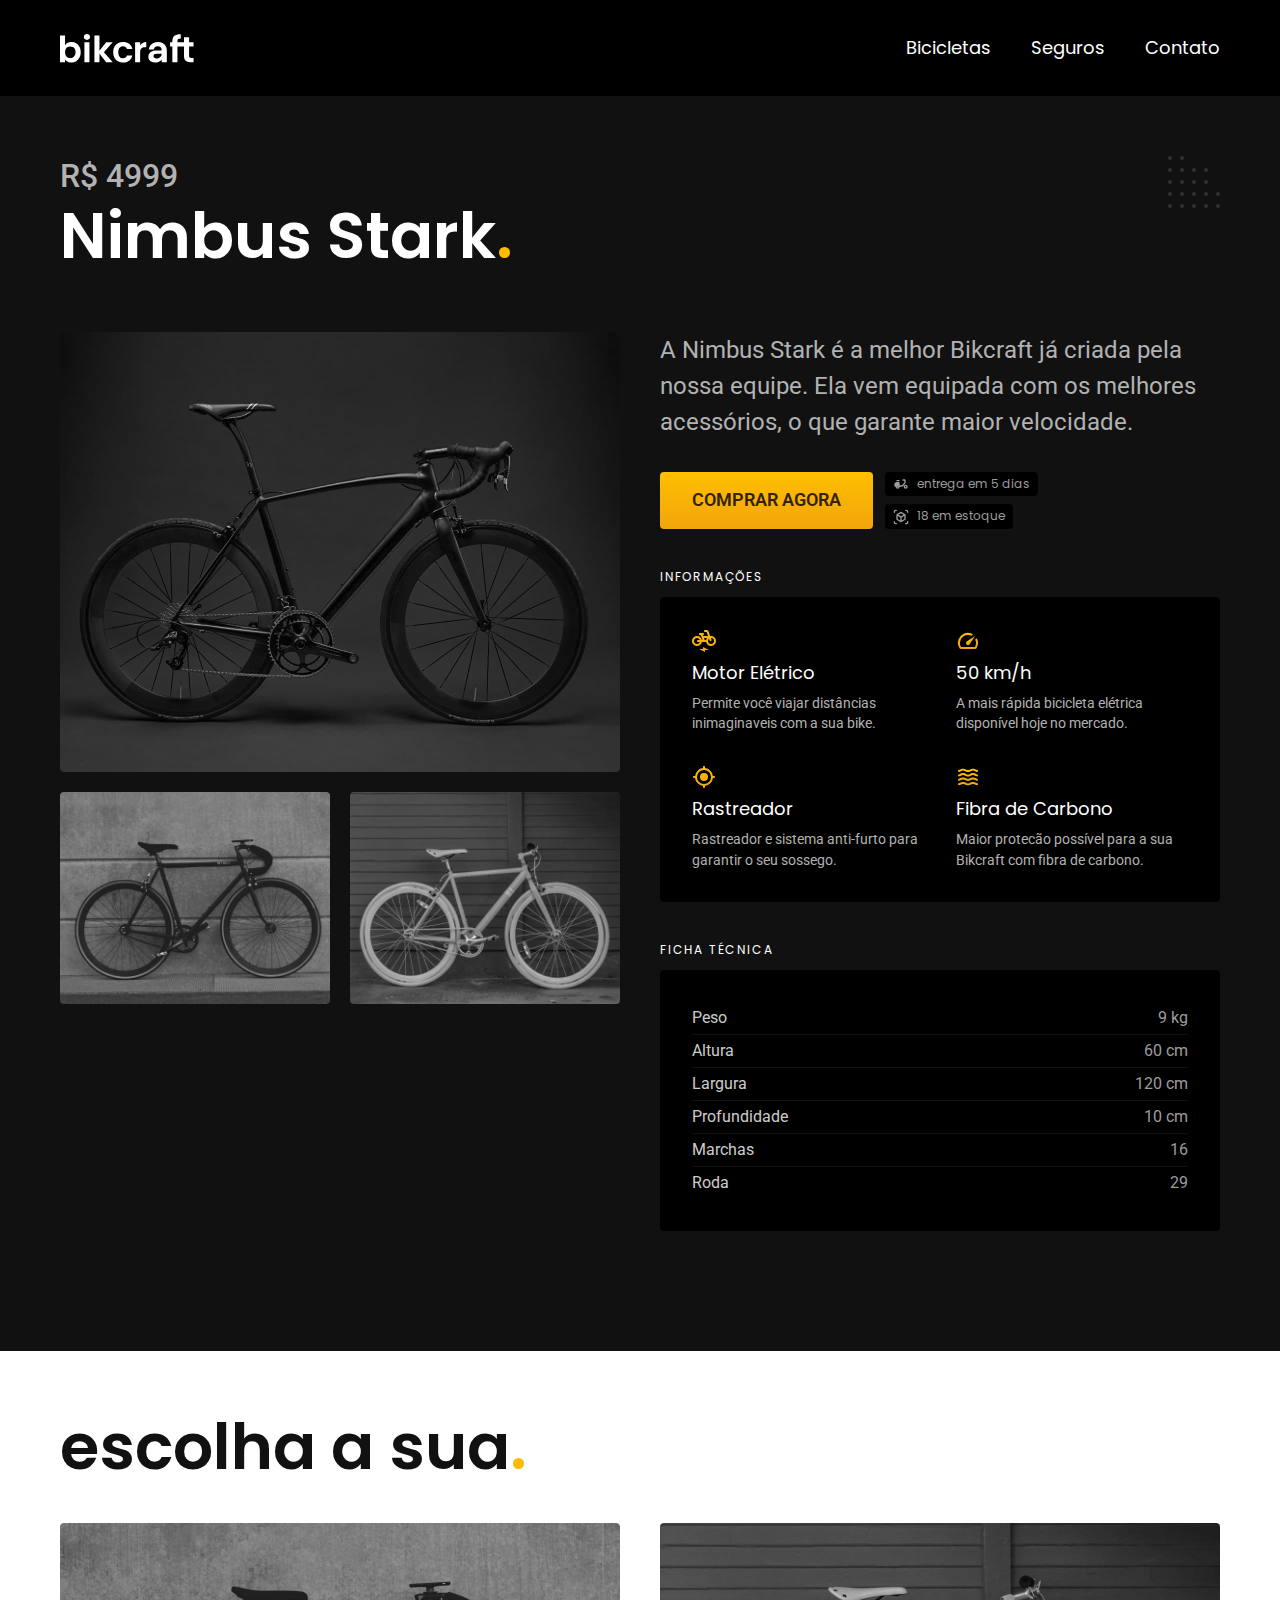
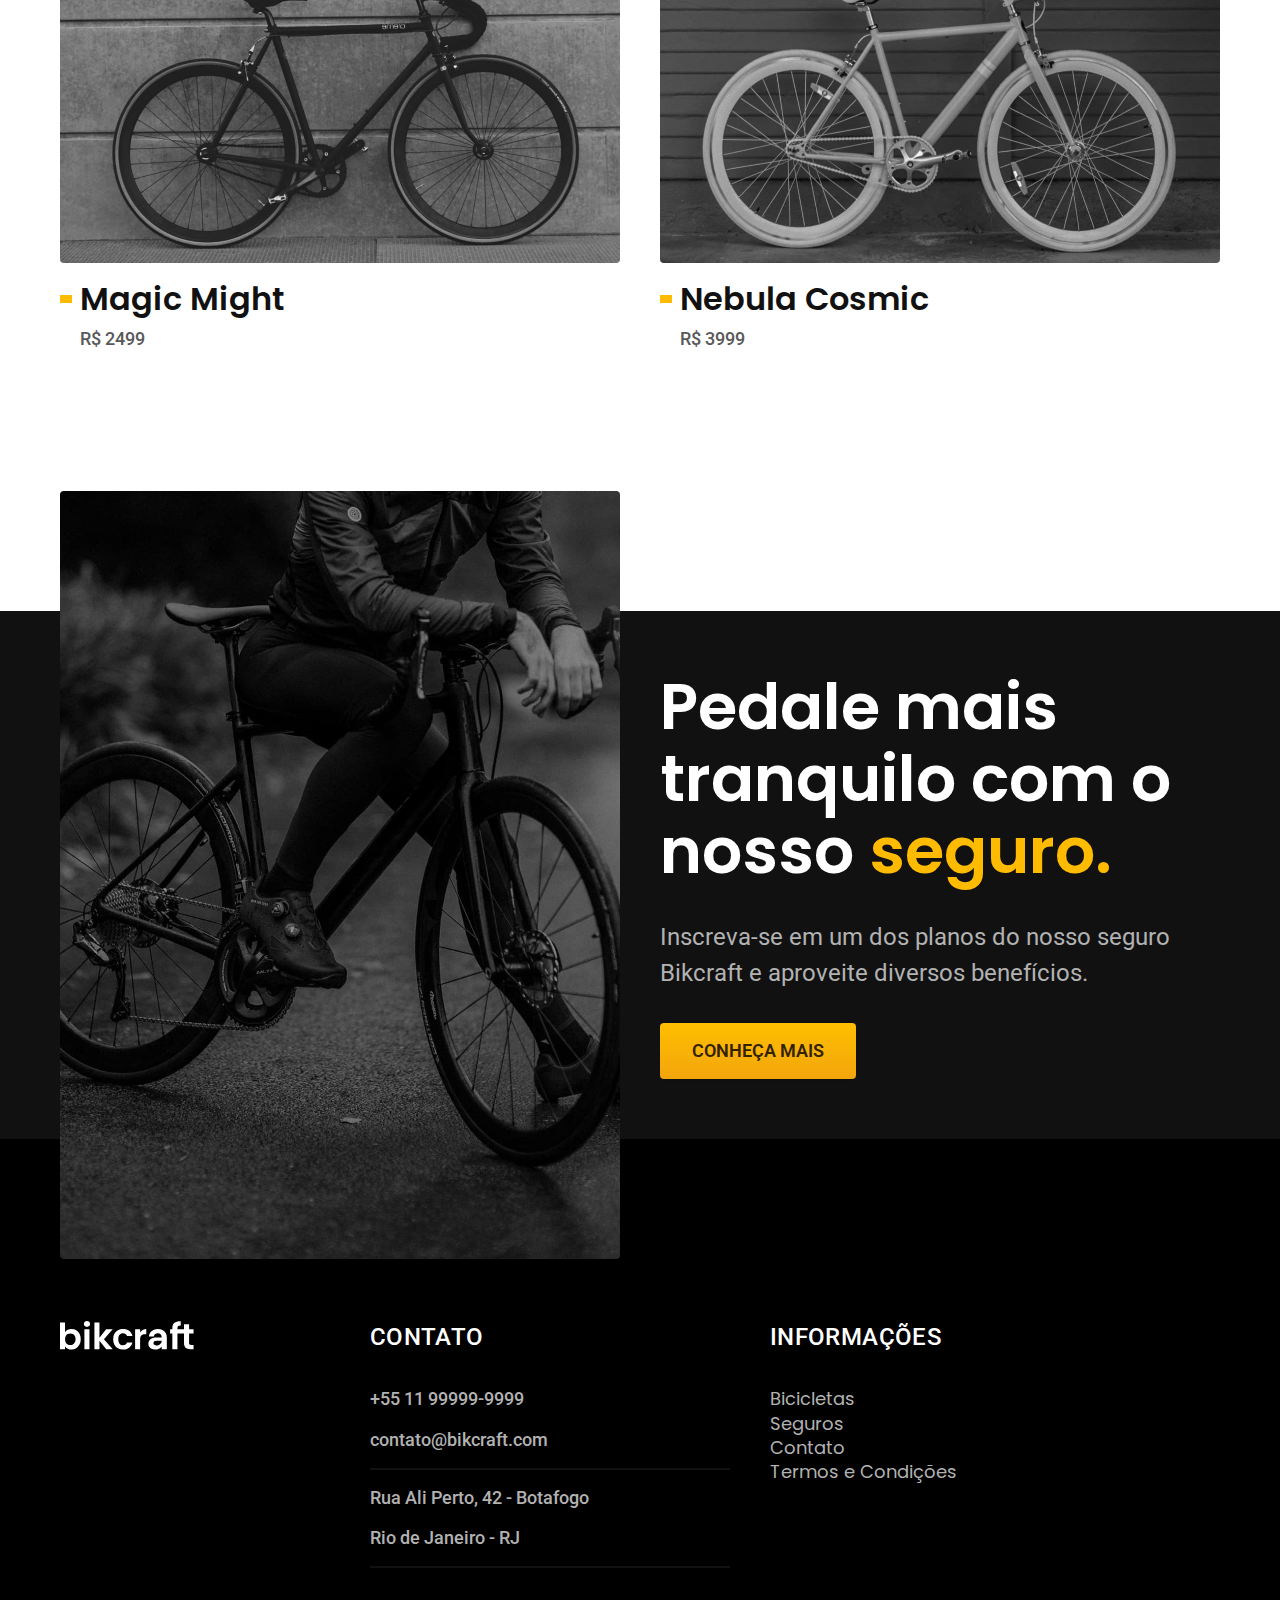
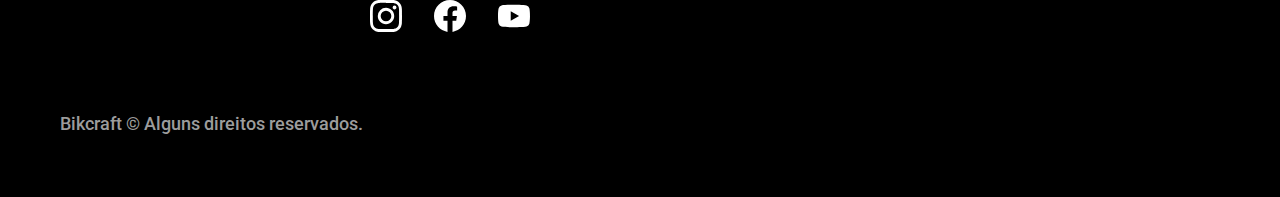
<file: bicicletas/nimbus.html>
<!DOCTYPE html>
<html lang="pt-br">

<head>
  <meta charset="UTF-8">
  <meta name="viewport" content="width=device-width, initial-scale=1.0">

  <title>Nimbus Stark | Bikcraft - Bicicletas Elétricas</title>
  <meta name="description" content="Nimbus">

  <link rel="icon" href="../favicon.svg" type="image/svg+xml">
  <link rel="stylesheet" href="../css/style.css">

  <link rel="preconnect" href="https://fonts.googleapis.com">
  <link rel="preconnect" href="https://fonts.gstatic.com" crossorigin>
  <link
    href="https://fonts.googleapis.com/css2?family=Merriweather:ital,wght@1,900&family=Poppins:wght@400;600&family=Roboto:wght@400;500&display=swap"
    rel="stylesheet">
  <script>document.documentElement.classList.add("js");</script>
</head>

<body id="bicicleta">
  <header class="header-bg">
    <div class="header container">
      <a href="../">
        <img src="../img/bikcraft.svg" alt="Bickcraft">
      </a>
      <nav aria-label="primaria">
        <ul class="header-menu font-1-m cor-0">
          <li><a href="../bicicletas.html">Bicicletas</a></li>
          <li><a href="../seguros.html">Seguros</a></li>
          <li><a href="../contato.html">Contato</a></li>
        </ul>
      </nav>
    </div>
  </header>

  <main class="titulo-bg">
    <div>
      <div class="titulo container">
        <p class="font-2-xl cor-5">R$ 4999</p>
        <h1 class="font-1-xxl cor-0">Nimbus Stark<span class="cor-p1">.</span></h1>
      </div>
    </div>
    <div class="bicicleta container">
      <div class="bicicleta-imagens">
        <img src="../img/bicicleta/nimbus1.jpg" alt="Bicicleta 1">
        <img src="../img/bicicleta/nimbus2.jpg" alt="Bicicleta 2">
        <img src="../img/bicicleta/nimbus3.jpg" alt="Bicicleta 3">
      </div>
      <div class="bicicleta-conteudo">
        <p class="font-2-l cor-5">A Nimbus Stark é a melhor Bikcraft já criada pela nossa equipe. Ela vem equipada com
          os melhores acessórios, o que garante maior velocidade.</p>
        <div class="bicicleta-comprar">
          <a class="btn" href="../orcamento.html?tipo=bikcraft&produto=nimbus">Comprar Agora</a>
          <span class="font-1-xs cor-6"><img src="../img/icones/entrega.svg" alt="">entrega em 5 dias</span>
          <span class="font-1-xs cor-6"><img src="../img/icones/estoque.svg" alt="">18 em estoque</span>
        </div>
        <h2 class="font-1-xs cor-0">Informações</h2>
        <ul class="bicicleta-informacoes">
          <li>
            <img src="../img/icones/eletrica.svg" alt="">
            <h3 class="font-1-m cor-0">Motor Elétrico</h3>
            <p class="font-2-xs cor-5">Permite você viajar distâncias inimaginaveis com a sua bike.</p>
          </li>
          <li>
            <img src="../img/icones/velocidade.svg" alt="">
            <h3 class="font-1-m cor-0">50 km/h</h3>
            <p class="font-2-xs cor-5">A mais rápida bicicleta elétrica disponível hoje no mercado.</p>
          </li>
          <li>
            <img src="../img/icones/rastreador.svg" alt="">
            <h3 class="font-1-m cor-0">Rastreador</h3>
            <p class="font-2-xs cor-5">Rastreador e sistema anti-furto para garantir o seu sossego.</p>
          </li>
          <li>
            <img src="../img/icones/carbono.svg" alt="">
            <h3 class="font-1-m cor-0">Fibra de Carbono</h3>
            <p class="font-2-xs cor-5">Maior protecão possível para a sua Bikcraft com fibra de carbono.</p>
          </li>
        </ul>
        <h2 class="font-1-xs cor-0">Ficha Técnica</h2>
        <ul class="bicicleta-ficha font-2-s cor-4">
          <li>Peso <span>9 kg</span></li>
          <li>Altura <span>60 cm</span></li>
          <li>Largura <span>120 cm</span></li>
          <li>Profundidade <span>10 cm</span></li>
          <li>Marchas <span>16</span></li>
          <li>Roda <span>29</span></li>
        </ul>
      </div>
    </div>
  </main>

  <article class="bicicletas-lista container">
    <h2 class="font-1-xxl">escolha a sua<span class="cor-p1">.</span></h2>
    <ul>
      <li>
        <a href="./magic.html">
          <img src="../img/bicicletas/magic.jpg" alt="Bicicleta preta com detalhes branco.">
          <h3 class="font-1-xl">Magic Might</h3>
          <span class="font-2-m cor-8">R$ 2499</span>
        </a>
      </li>

      <li>
        <a href="./nebula.html">
          <img src="../img/bicicletas/nebula.jpg" alt="Bicicleta branca.">
          <h3 class="font-1-xl">Nebula Cosmic</h3>
          <span class="font-2-m cor-8">R$ 3999</span>
        </a>
      </li>
  </article>

  <article class="seguro-bg">
    <div class="seguro container">
      <div class="seguro-imagem">
        <img src="../img/fotos/seguros.jpg" alt="Pessoa parada em cima de uma bicicleta">
      </div>
      <div class="seguro-conteudo">
        <h2 class="font-1-xxl cor-0">Pedale mais tranquilo com o nosso <span class="cor-p1">seguro.</span></h2>
        <p class="font-2-l cor-5">Inscreva-se em um dos planos do nosso seguro Bikcraft e aproveite diversos benefícios.
        </p>
        <a class="btn" href="../seguros.html">Conheça Mais</a>
      </div>
    </div>
  </article>

  <footer class="footer-bg">
    <div class="footer container">
      <img src="../img/bikcraft.svg" alt="Bikcraft">
      <div class="footer-contato">
        <h3 class="font-2-l-b cor-0">Contato</h3>
        <ul class="font-2-m cor-5">
          <li><a href="tel:+5511999999999">+55 11 99999-9999</a></li>
          <li><a href="mailto:contato@bikcraft.com">contato@bikcraft.com</a></li>
          <li>Rua Ali Perto, 42 - Botafogo</li>
          <li>Rio de Janeiro - RJ</li>
        </ul>
        <div class="footer-redes">
          <a href="../">
            <img src="../img/redes/instagram.svg" alt="Instagram">
          </a>
          <a href="../">
            <img src="../img/redes/facebook.svg" alt="Facebook">
          </a>
          <a href="../">
            <img src="../img/redes/youtube.svg" alt="Youtube">
          </a>
        </div>
      </div>
      <div class="footer-informacoes">
        <h3 class="font-2-l-b cor-0">Informações</h3>
        <nav>
          <ul class="font-1-m cor-5">
            <li><a href="../bicicletas.html">Bicicletas</a></li>
            <li><a href="../seguros.html">Seguros</a></li>
            <li><a href="../contato.html">Contato</a></li>
            <li><a href="../termos.html">Termos e Condições</a></li>
          </ul>
        </nav>
      </div>
      <p class="footer-copy font-2-m cor-6">Bikcraft © Alguns direitos reservados.</p>
    </div>
  </footer>
  <script src="../js/script.js"></script>
</body>

</html>
</file>
<file: css/style.css>
@import url(./global/global.css);
@import url(./utilidades/tipografia.css);
@import url(./utilidades/cores.css);
@import url(./utilidades/animacao.css);

@import url(./global/header.css);
@import url(./global/footer.css);

/* Utilidade */
@import url(./utilidades/componentes.css);
@import url(./utilidades/formulario.css);

/* Home */
@import url(./home/introducao.css);
@import url(./home/tecnologia.css);
@import url(./home/parceiros.css);
@import url(./home/depoimento.css);

/* Bicicletas  */
@import url(./bicicletas/bicicletas-lista.css);
@import url(./bicicletas/bicicletas.css);

/* Bicicleta  */
@import url(./bicicleta/bicicleta.css);
@import url(./bicicleta/seguro.css);

/* Seguros  */
@import url(./seguros/seguros.css);
@import url(./seguros/vantagens.css);
@import url(./seguros/perguntas.css);

/* Contato */
@import url(./contato/contato.css);
@import url(./contato/lojas.css);

/* Orçamento */
@import url(./orcamento/orcamento.css);

/* Termos */
@import url(./termos/termos.css);
</file>
